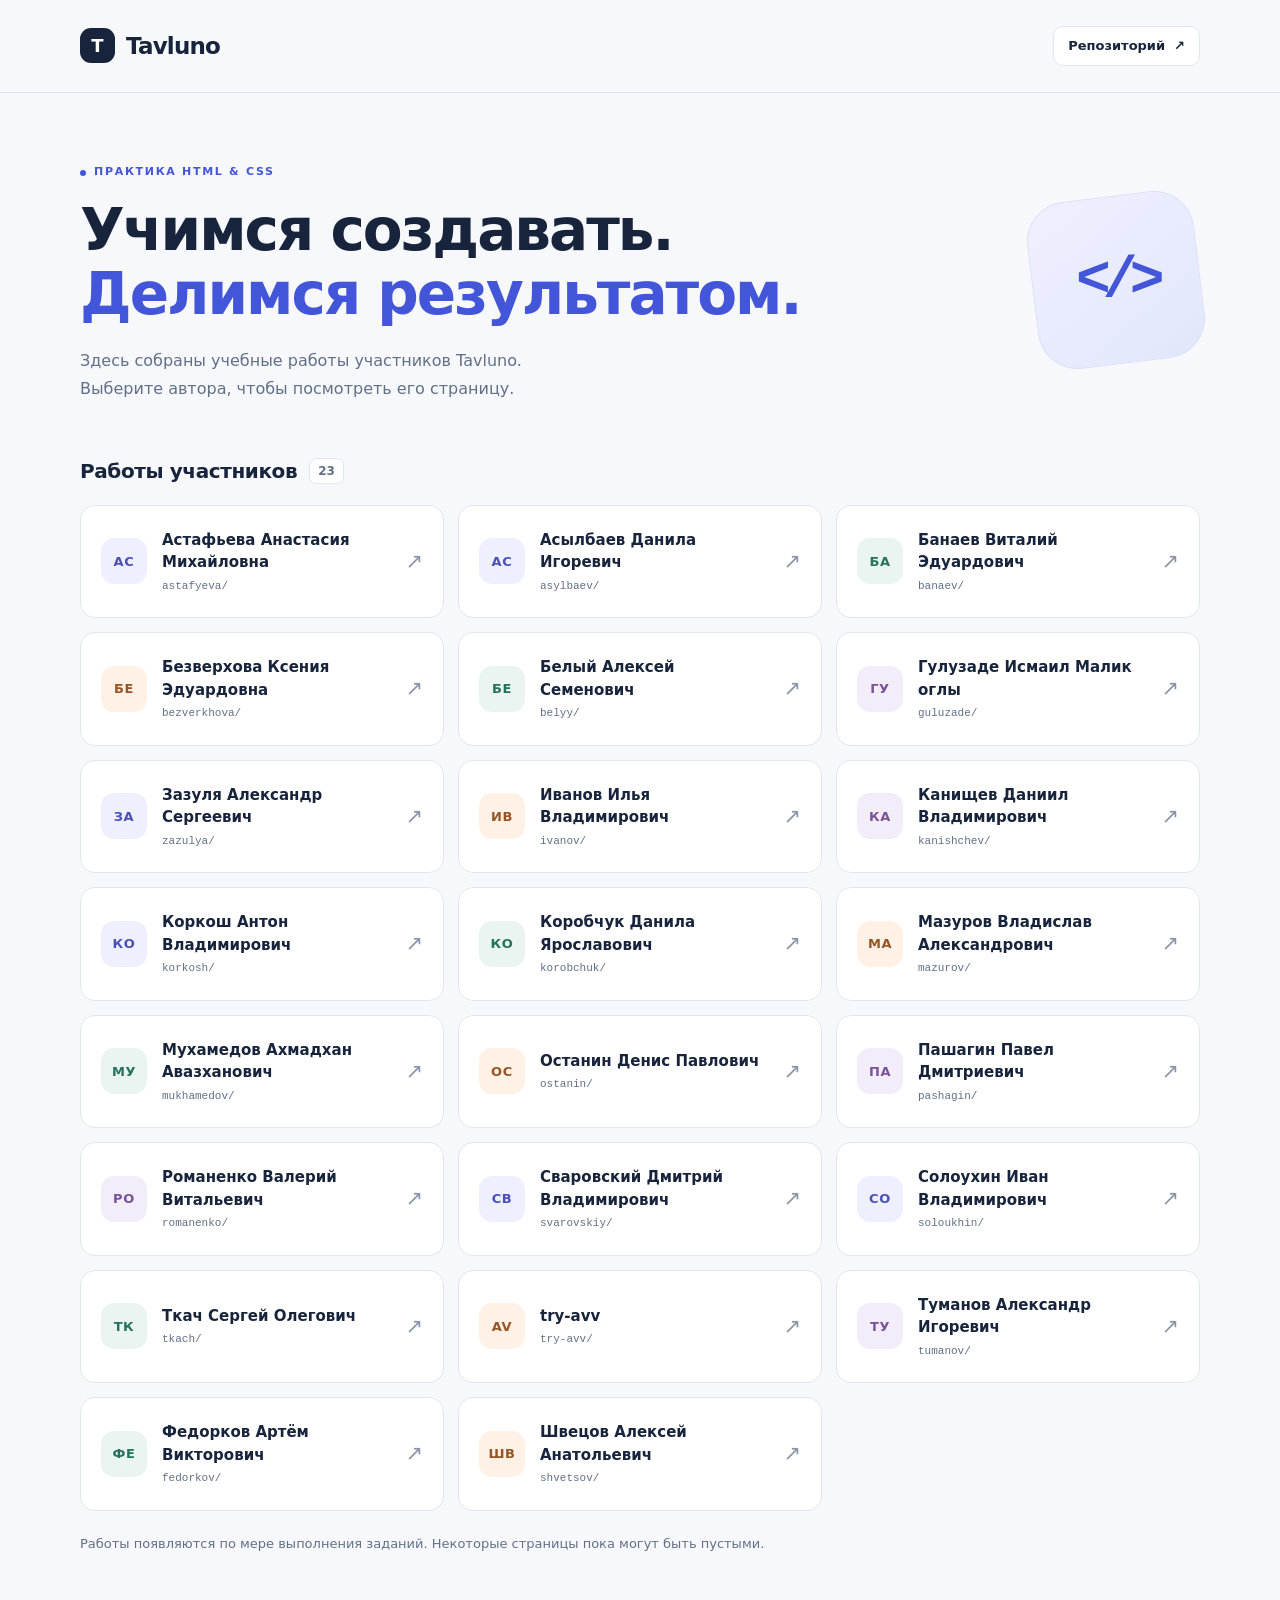
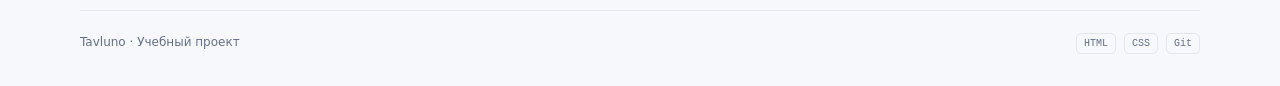
<file: index.html>
<!DOCTYPE html>
<html lang="ru">
<head>
  <meta charset="UTF-8">
  <meta name="viewport" content="width=device-width, initial-scale=1.0">
  <meta name="description" content="Tavluno — учебные работы по HTML и CSS. Выберите участника, чтобы посмотреть его страницу.">
  <meta name="color-scheme" content="light">
  <title>Tavluno — работы участников</title>
  <style>
    :root {
      color-scheme: light;
      --ink: #17243b;
      --muted: #627087;
      --accent: #4355d8;
      --border: #e2e7ee;
      --paper: #f7f8fb;
      font-family: Inter, ui-sans-serif, system-ui, -apple-system, BlinkMacSystemFont, "Segoe UI", sans-serif;
    }
    * { box-sizing: border-box; }
    body { margin: 0; background: var(--paper); color: var(--ink); line-height: 1.5; }
    a { color: inherit; }
    a:focus-visible { outline: 3px solid var(--accent); outline-offset: 5px; }
    .sr-only { position: absolute; width: 1px; height: 1px; padding: 0; margin: -1px; overflow: hidden; clip-path: inset(50%); white-space: nowrap; border: 0; }
    .skip-link { position: absolute; top: 12px; left: 12px; z-index: 2; padding: 10px 16px; background: white; border-radius: 10px; transform: translateY(-160%); }
    .skip-link:focus { transform: translateY(0); }
    .container { width: min(1120px, calc(100% - 48px)); margin-inline: auto; }
    .site-header { padding-block: 26px; border-bottom: 1px solid var(--border); }
    .header-inner { display: flex; justify-content: space-between; align-items: center; gap: 20px; }
    .brand { display: inline-flex; align-items: center; gap: 11px; text-decoration: none; font-size: 23px; font-weight: 750; letter-spacing: -0.8px; }
    .brand-mark { display: grid; place-items: center; width: 35px; height: 35px; border-radius: 11px; color: white; background: var(--ink); font-size: 18px; letter-spacing: 0; }
    .repo-link { display: inline-flex; align-items: center; gap: 9px; padding: 9px 14px; border: 1px solid var(--border); border-radius: 10px; background: white; text-decoration: none; font-size: 13px; font-weight: 600; }
    .repo-link:hover { border-color: #adb7c7; }
    .hero { position: relative; display: grid; grid-template-columns: 1fr auto; align-items: center; gap: 40px; padding-block: 66px 54px; }
    .eyebrow { display: inline-flex; align-items: center; gap: 8px; margin: 0 0 18px; font-size: 11px; font-weight: 750; letter-spacing: 1.7px; text-transform: uppercase; color: var(--accent); }
    .eyebrow::before { content: ""; width: 6px; height: 6px; border-radius: 50%; background: currentColor; }
    h1 { margin: 0; font-size: clamp(36px, 5vw, 58px); line-height: 1.1; font-weight: 750; letter-spacing: -2px; }
    h1 span { color: var(--accent); }
    .intro { max-width: 570px; margin: 21px 0 0; color: var(--muted); font-size: 16px; line-height: 1.7; }
    .hero-art { display: grid; place-items: center; width: 168px; height: 168px; border: 1px solid #dce0fa; border-radius: 40px; background: linear-gradient(145deg, #eff0ff, #e1e7fa); transform: rotate(-7deg); }
    .code-symbol { color: var(--accent); font-family: ui-monospace, SFMono-Regular, Consolas, monospace; font-size: 58px; font-weight: 700; letter-spacing: -8px; transform: rotate(7deg); }
    .section-heading { display: flex; align-items: center; gap: 12px; margin-bottom: 19px; }
    h2 { margin: 0; font-size: 20px; font-weight: 700; letter-spacing: -0.4px; }
    .count { min-width: 28px; padding: 3px 8px; border: 1px solid var(--border); border-radius: 7px; background: white; text-align: center; font-size: 12px; font-weight: 650; color: var(--muted); }
    .work-grid { display: grid; grid-template-columns: repeat(3, minmax(0, 1fr)); gap: 14px; margin: 0; padding: 0; list-style: none; }
    .work-card { display: flex; align-items: center; gap: 15px; height: 100%; min-height: 108px; padding: 23px 20px; border: 1px solid var(--border); border-radius: 15px; background: white; text-decoration: none; transition: transform 160ms ease, border-color 160ms ease, box-shadow 160ms ease; }
    .work-card:hover { transform: translateY(-3px); border-color: #b4bced; box-shadow: 0 8px 24px #17243b0a; }
    .avatar { display: grid; place-items: center; flex: 0 0 46px; height: 46px; border-radius: 13px; font-size: 13px; font-weight: 700; letter-spacing: 0.6px; }
    .tone-0 { background: #eef0ff; color: #4b50b8; }
    .tone-1 { background: #eaf5f1; color: #26735b; }
    .tone-2 { background: #fff1e6; color: #955625; }
    .tone-3 { background: #f3edfa; color: #785399; }
    .card-copy { display: grid; gap: 4px; min-width: 0; }
    .student-name { font-size: 15px; font-weight: 650; overflow-wrap: anywhere; }
    .folder-name { font-family: ui-monospace, SFMono-Regular, Consolas, monospace; font-size: 11px; color: var(--muted); }
    .card-arrow { margin-left: auto; color: #8a95a7; font-size: 21px; }
    .work-card:hover .card-arrow { color: var(--accent); }
    .note { margin: 23px 0 0; color: var(--muted); font-size: 13px; }
    .site-footer { display: flex; justify-content: space-between; flex-wrap: wrap; gap: 12px; margin-top: 57px; padding-block: 22px 32px; border-top: 1px solid var(--border); color: var(--muted); font-size: 12px; }
    .site-footer p { margin: 0; }
    .footer-tags { display: flex; gap: 8px; }
    .footer-tags span { padding: 2px 7px; border: 1px solid var(--border); border-radius: 5px; font-family: ui-monospace, SFMono-Regular, Consolas, monospace; font-size: 10px; }
    @media (max-width: 900px) {
      .work-grid { grid-template-columns: repeat(2, minmax(0, 1fr)); }
      .hero-art { width: 130px; height: 130px; border-radius: 32px; }
      .code-symbol { font-size: 45px; }
    }
    @media (max-width: 600px) {
      .container { width: calc(100% - 32px); }
      .site-header { padding-block: 19px; }
      .brand { font-size: 21px; }
      .repo-link { padding: 8px 10px; font-size: 12px; }
      .hero { grid-template-columns: 1fr; padding-block: 43px 36px; gap: 0; }
      .hero-art { display: none; }
      h1 { letter-spacing: -1.4px; }
      .intro { font-size: 15px; }
      .work-grid { grid-template-columns: 1fr; gap: 11px; }
      .work-card { min-height: 94px; padding: 18px; }
      .site-footer { margin-top: 36px; }
    }
    @media (prefers-reduced-motion: reduce) {
      .work-card { transition: none; }
      .work-card:hover { transform: none; }
    }
  </style>
</head>
<body>
  <a class="skip-link" href="#works">Перейти к работам</a>
  <header class="site-header">
    <div class="container header-inner">
      <a class="brand" href="./" aria-label="Tavluno — главная"><span class="brand-mark" aria-hidden="true">T</span>Tavluno</a>
      <a class="repo-link" href="https://github.com/varbachakov/tavluno" target="_blank" rel="noopener noreferrer">Репозиторий <span aria-hidden="true">↗</span><span class="sr-only"> на GitHub, в новой вкладке</span></a>
    </div>
  </header>
  <main class="container">
    <section class="hero" aria-labelledby="page-title">
      <div>
        <p class="eyebrow">Практика HTML &amp; CSS</p>
        <h1 id="page-title">Учимся создавать.<br><span>Делимся результатом.</span></h1>
        <p class="intro">Здесь собраны учебные работы участников Tavluno.<br>Выберите автора, чтобы посмотреть его страницу.</p>
      </div>
      <div class="hero-art" aria-hidden="true"><span class="code-symbol">&lt;/&gt;</span></div>
    </section>
    <section id="works" aria-labelledby="works-title">
      <div class="section-heading"><h2 id="works-title">Работы участников</h2><span class="count" aria-label="23 участника">23</span></div>
      <ul class="work-grid">
        <li>
          <a class="work-card" href="./astafyeva/">
            <span class="avatar tone-0" aria-hidden="true">АС</span>
            <span class="card-copy"><span class="student-name">Астафьева Анастасия Михайловна</span><span class="folder-name">astafyeva/</span></span>
            <span class="card-arrow" aria-hidden="true">↗</span>
            <span class="sr-only"> — открыть работу</span>
          </a>
        </li>
        <li>
          <a class="work-card" href="./asylbaev/">
            <span class="avatar tone-0" aria-hidden="true">АС</span>
            <span class="card-copy"><span class="student-name">Асылбаев Данила Игоревич</span><span class="folder-name">asylbaev/</span></span>
            <span class="card-arrow" aria-hidden="true">↗</span>
            <span class="sr-only"> — открыть работу</span>
          </a>
        </li>
        <li>
          <a class="work-card" href="./banaev/">
            <span class="avatar tone-1" aria-hidden="true">БА</span>
            <span class="card-copy"><span class="student-name">Банаев Виталий Эдуардович</span><span class="folder-name">banaev/</span></span>
            <span class="card-arrow" aria-hidden="true">↗</span>
            <span class="sr-only"> — открыть работу</span>
          </a>
        </li>
        <li>
          <a class="work-card" href="./bezverkhova/">
            <span class="avatar tone-2" aria-hidden="true">БЕ</span>
            <span class="card-copy"><span class="student-name">Безверхова Ксения Эдуардовна</span><span class="folder-name">bezverkhova/</span></span>
            <span class="card-arrow" aria-hidden="true">↗</span>
            <span class="sr-only"> — открыть работу</span>
          </a>
        </li>
        <li>
          <a class="work-card" href="./belyy/">
            <span class="avatar tone-1" aria-hidden="true">БЕ</span>
            <span class="card-copy"><span class="student-name">Белый Алексей Семенович</span><span class="folder-name">belyy/</span></span>
            <span class="card-arrow" aria-hidden="true">↗</span>
            <span class="sr-only"> — открыть работу</span>
          </a>
        </li>
        <li>
          <a class="work-card" href="./guluzade/">
            <span class="avatar tone-3" aria-hidden="true">ГУ</span>
            <span class="card-copy"><span class="student-name">Гулузаде Исмаил Малик оглы</span><span class="folder-name">guluzade/</span></span>
            <span class="card-arrow" aria-hidden="true">↗</span>
            <span class="sr-only"> — открыть работу</span>
          </a>
        </li>
        <li>
          <a class="work-card" href="./zazulya/">
            <span class="avatar tone-0" aria-hidden="true">ЗА</span>
            <span class="card-copy"><span class="student-name">Зазуля Александр Сергеевич</span><span class="folder-name">zazulya/</span></span>
            <span class="card-arrow" aria-hidden="true">↗</span>
            <span class="sr-only"> — открыть работу</span>
          </a>
        </li>
        <li>
          <a class="work-card" href="./ivanov/">
            <span class="avatar tone-2" aria-hidden="true">ИВ</span>
            <span class="card-copy"><span class="student-name">Иванов Илья Владимирович</span><span class="folder-name">ivanov/</span></span>
            <span class="card-arrow" aria-hidden="true">↗</span>
            <span class="sr-only"> — открыть работу</span>
          </a>
        </li>
        <li>
          <a class="work-card" href="./kanishchev/">
            <span class="avatar tone-3" aria-hidden="true">КА</span>
            <span class="card-copy"><span class="student-name">Канищев Даниил Владимирович</span><span class="folder-name">kanishchev/</span></span>
            <span class="card-arrow" aria-hidden="true">↗</span>
            <span class="sr-only"> — открыть работу</span>
          </a>
        </li>
        <li>
          <a class="work-card" href="./korkosh/">
            <span class="avatar tone-0" aria-hidden="true">КО</span>
            <span class="card-copy"><span class="student-name">Коркош Антон Владимирович</span><span class="folder-name">korkosh/</span></span>
            <span class="card-arrow" aria-hidden="true">↗</span>
            <span class="sr-only"> — открыть работу</span>
          </a>
        </li>
        <li>
          <a class="work-card" href="./korobchuk/">
            <span class="avatar tone-1" aria-hidden="true">КО</span>
            <span class="card-copy"><span class="student-name">Коробчук Данила Ярославович</span><span class="folder-name">korobchuk/</span></span>
            <span class="card-arrow" aria-hidden="true">↗</span>
            <span class="sr-only"> — открыть работу</span>
          </a>
        </li>
        <li>
          <a class="work-card" href="./mazurov/">
            <span class="avatar tone-2" aria-hidden="true">МА</span>
            <span class="card-copy"><span class="student-name">Мазуров Владислав Александрович</span><span class="folder-name">mazurov/</span></span>
            <span class="card-arrow" aria-hidden="true">↗</span>
            <span class="sr-only"> — открыть работу</span>
          </a>
        </li>
        <li>
          <a class="work-card" href="./mukhamedov/">
            <span class="avatar tone-1" aria-hidden="true">МУ</span>
            <span class="card-copy"><span class="student-name">Мухамедов Ахмадхан Авазханович</span><span class="folder-name">mukhamedov/</span></span>
            <span class="card-arrow" aria-hidden="true">↗</span>
            <span class="sr-only"> — открыть работу</span>
          </a>
        </li>
        <li>
          <a class="work-card" href="./ostanin/">
            <span class="avatar tone-2" aria-hidden="true">ОС</span>
            <span class="card-copy"><span class="student-name">Останин Денис Павлович</span><span class="folder-name">ostanin/</span></span>
            <span class="card-arrow" aria-hidden="true">↗</span>
            <span class="sr-only"> — открыть работу</span>
          </a>
        </li>
        <li>
          <a class="work-card" href="./pashagin/">
            <span class="avatar tone-3" aria-hidden="true">ПА</span>
            <span class="card-copy"><span class="student-name">Пашагин Павел Дмитриевич</span><span class="folder-name">pashagin/</span></span>
            <span class="card-arrow" aria-hidden="true">↗</span>
            <span class="sr-only"> — открыть работу</span>
          </a>
        </li>
        <li>
          <a class="work-card" href="./romanenko/">
            <span class="avatar tone-3" aria-hidden="true">РО</span>
            <span class="card-copy"><span class="student-name">Романенко Валерий Витальевич</span><span class="folder-name">romanenko/</span></span>
            <span class="card-arrow" aria-hidden="true">↗</span>
            <span class="sr-only"> — открыть работу</span>
          </a>
        </li>
        <li>
          <a class="work-card" href="./svarovskiy/">
            <span class="avatar tone-0" aria-hidden="true">СВ</span>
            <span class="card-copy"><span class="student-name">Сваровский Дмитрий Владимирович</span><span class="folder-name">svarovskiy/</span></span>
            <span class="card-arrow" aria-hidden="true">↗</span>
            <span class="sr-only"> — открыть работу</span>
          </a>
        </li>
        <li>
          <a class="work-card" href="./soloukhin/">
            <span class="avatar tone-0" aria-hidden="true">СО</span>
            <span class="card-copy"><span class="student-name">Солоухин Иван Владимирович</span><span class="folder-name">soloukhin/</span></span>
            <span class="card-arrow" aria-hidden="true">↗</span>
            <span class="sr-only"> — открыть работу</span>
          </a>
        </li>
        <li>
          <a class="work-card" href="./tkach/">
            <span class="avatar tone-1" aria-hidden="true">ТК</span>
            <span class="card-copy"><span class="student-name">Ткач Сергей Олегович</span><span class="folder-name">tkach/</span></span>
            <span class="card-arrow" aria-hidden="true">↗</span>
            <span class="sr-only"> — открыть работу</span>
          </a>
        </li>
        <li>
          <a class="work-card" href="./try-avv/">
            <span class="avatar tone-2" aria-hidden="true">AV</span>
            <span class="card-copy"><span class="student-name">try-avv</span><span class="folder-name">try-avv/</span></span>
            <span class="card-arrow" aria-hidden="true">↗</span>
            <span class="sr-only"> — открыть работу</span>
          </a>
        </li>
        <li>
          <a class="work-card" href="./tumanov/">
            <span class="avatar tone-3" aria-hidden="true">ТУ</span>
            <span class="card-copy"><span class="student-name">Туманов Александр Игоревич</span><span class="folder-name">tumanov/</span></span>
            <span class="card-arrow" aria-hidden="true">↗</span>
            <span class="sr-only"> — открыть работу</span>
          </a>
        </li>
        <li>
          <a class="work-card" href="./fedorkov/">
            <span class="avatar tone-1" aria-hidden="true">ФЕ</span>
            <span class="card-copy"><span class="student-name">Федорков Артём Викторович</span><span class="folder-name">fedorkov/</span></span>
            <span class="card-arrow" aria-hidden="true">↗</span>
            <span class="sr-only"> — открыть работу</span>
          </a>
        </li>
        <li>
          <a class="work-card" href="./shvetsov/">
            <span class="avatar tone-2" aria-hidden="true">ШВ</span>
            <span class="card-copy"><span class="student-name">Швецов Алексей Анатольевич</span><span class="folder-name">shvetsov/</span></span>
            <span class="card-arrow" aria-hidden="true">↗</span>
            <span class="sr-only"> — открыть работу</span>
          </a>
        </li>
      </ul>
      <p class="note">Работы появляются по мере выполнения заданий. Некоторые страницы пока могут быть пустыми.</p>
    </section>
  </main>
  <footer class="container site-footer">
    <p>Tavluno · Учебный проект</p>
    <div class="footer-tags" aria-label="Технологии проекта"><span>HTML</span><span>CSS</span><span>Git</span></div>
  </footer>
</body>
</html>
</file>
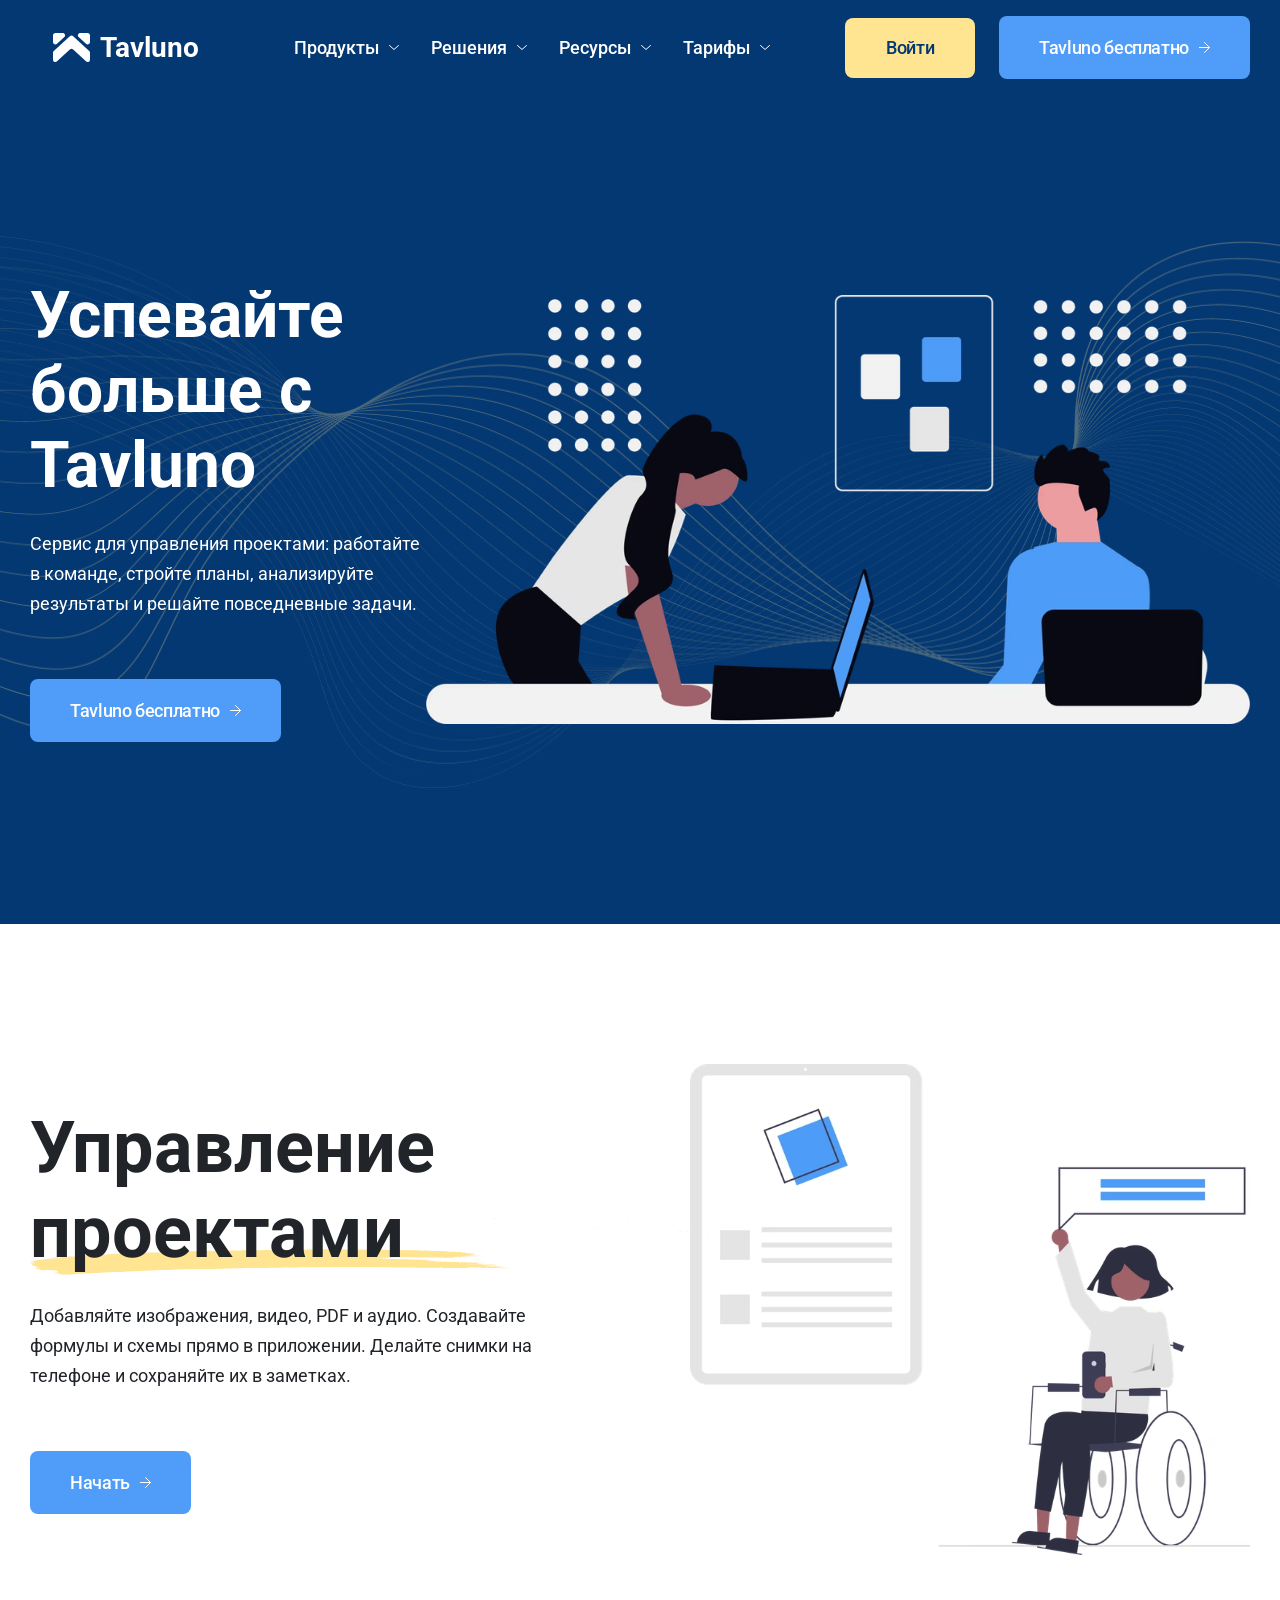
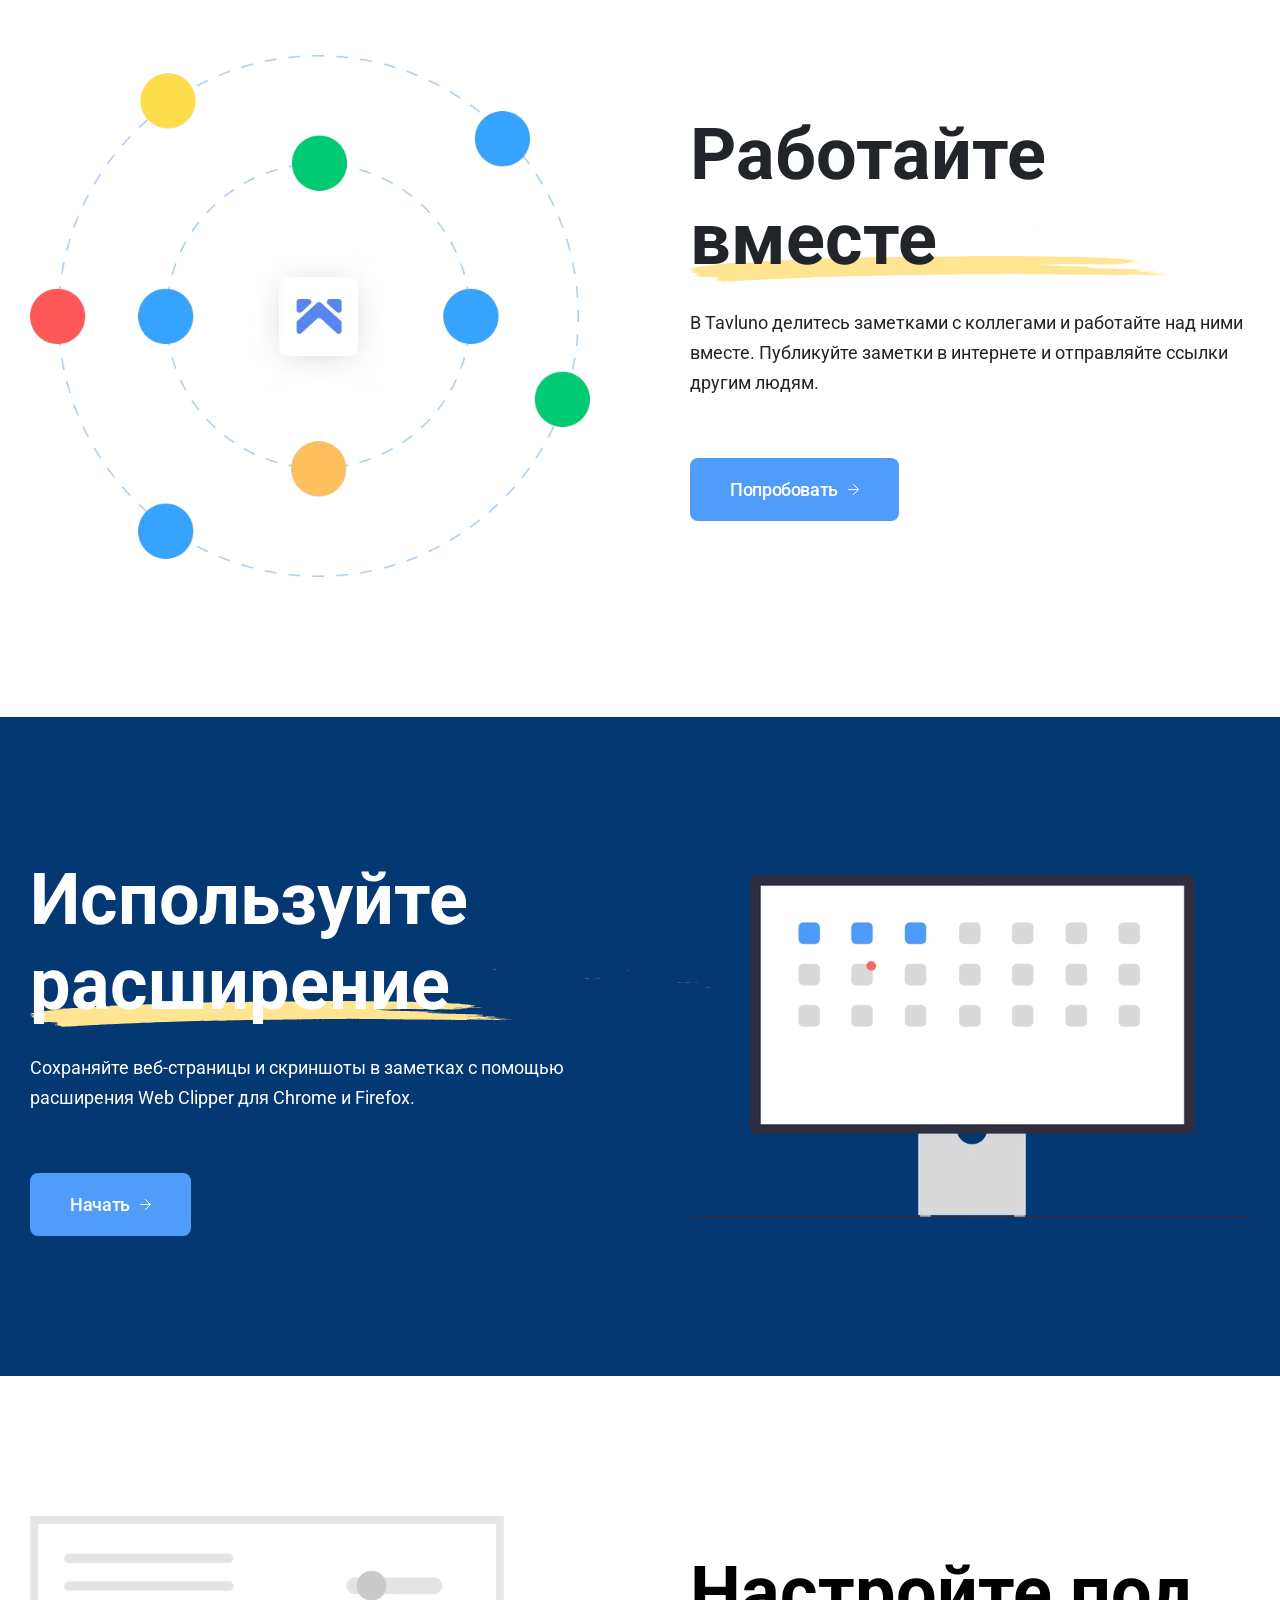
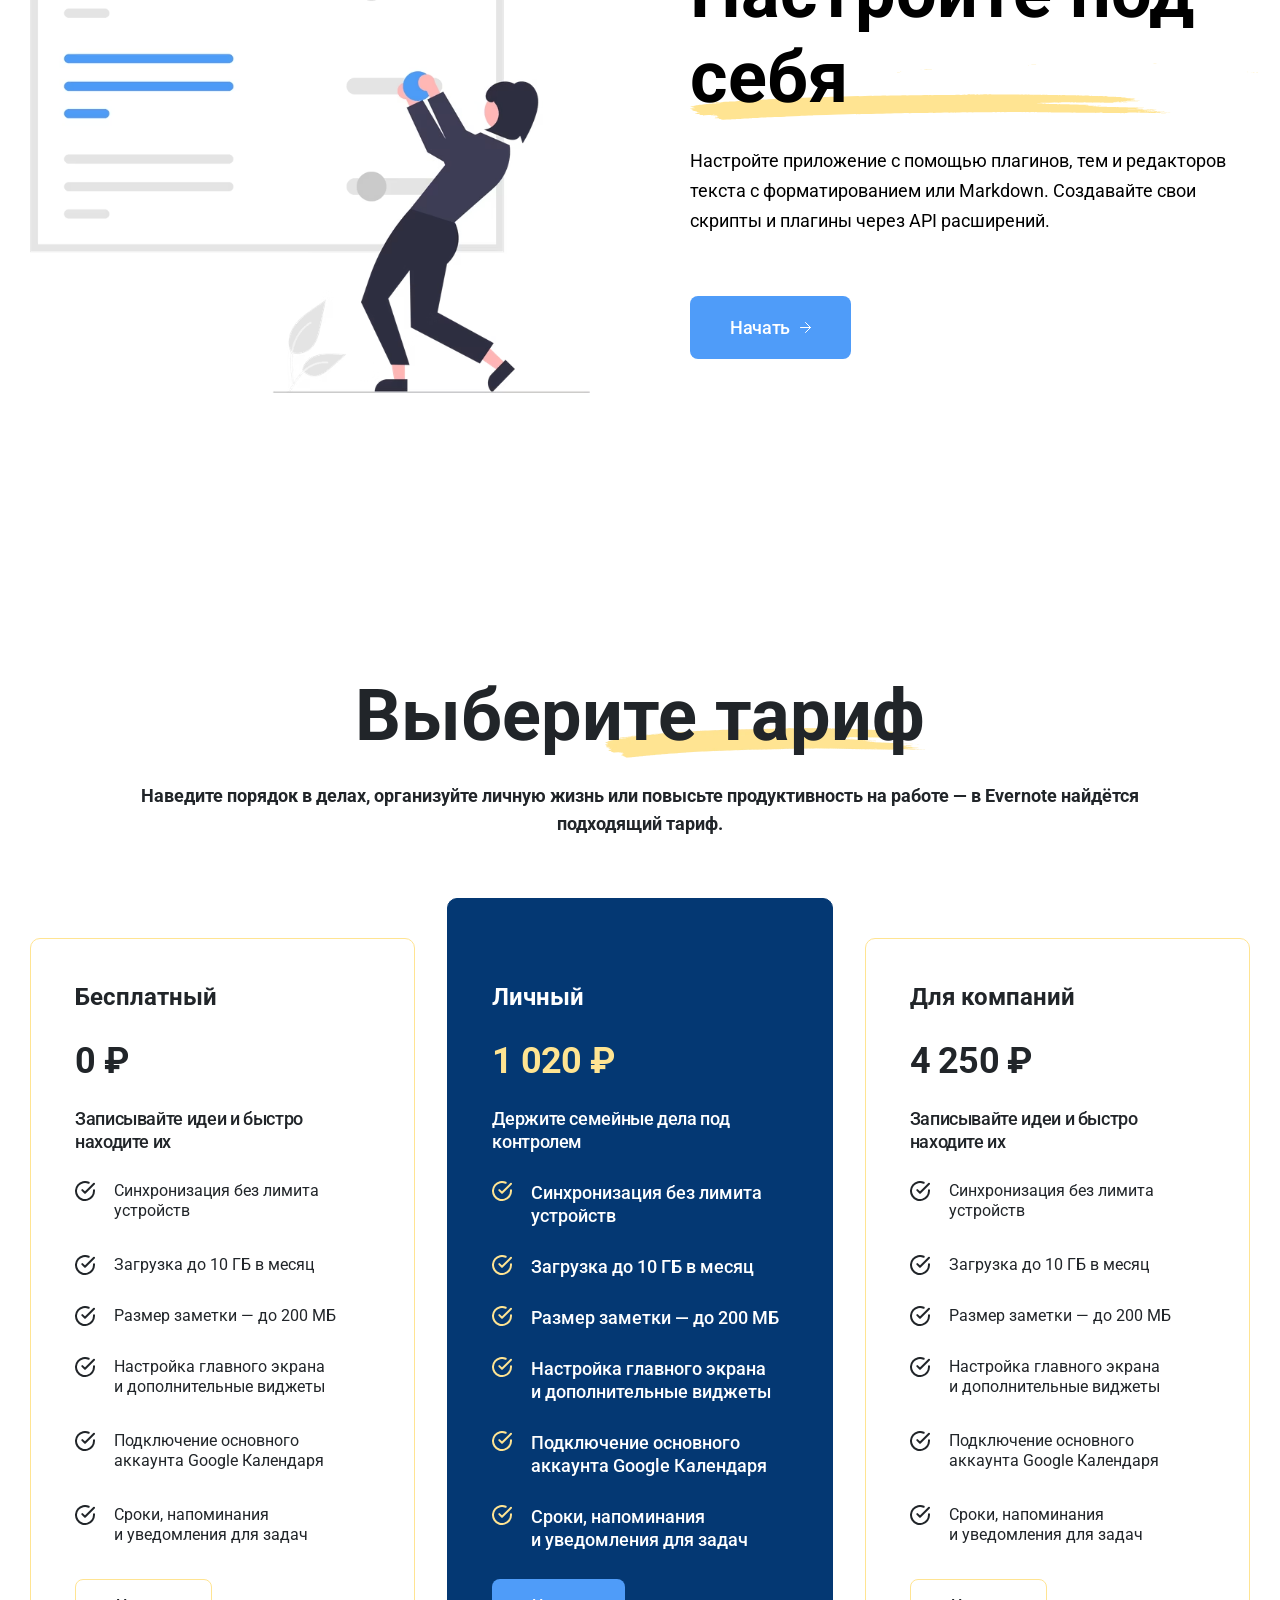
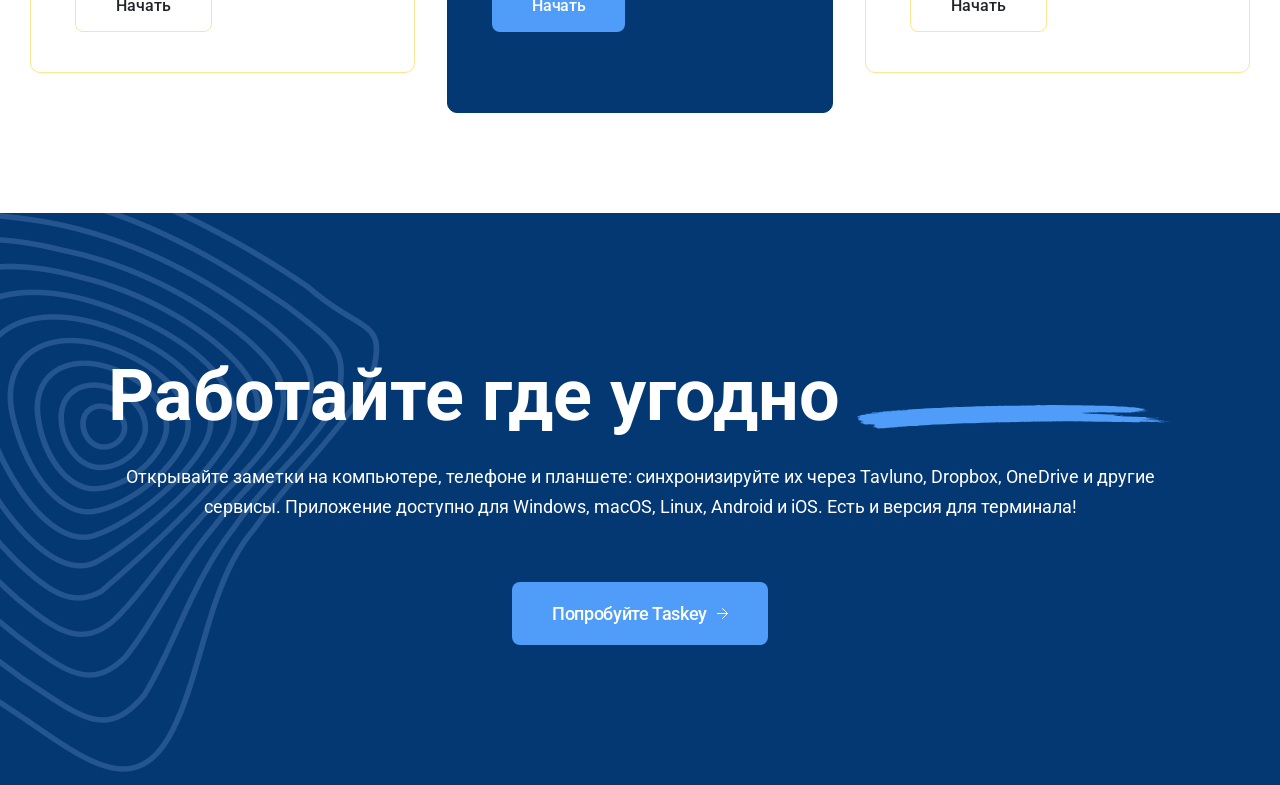
<file: tkach/index.html>
<!DOCTYPE html>
<html lang="ru">
  <head>
    <meta charset="UTF-8">
    <meta name="viewport" content="width=device-width, initial-scale=1.0">
    <link rel="stylesheet" href="style.css">
    <title>Tavluno — учебный проект</title>
  </head>
  <body>
    <header class="header">
      <div class="header__container container">
        <a class="header__logo" href="index.html" aria-label="Tavluno — главная">
          <img src="images/logo-icon.svg" alt="">
          <span>Tavluno</span>
        </a>

        <div class="header__navigation">
          <nav class="header__menu" aria-label="Основная навигация">
            <ul class="header__menu-list">
              <li class="header__menu-item">
                <button class="header__menu-button" type="button">
                  Продукты<img src="images/chevron.svg" alt="">
                </button>
              </li>
              <li class="header__menu-item">
                <button class="header__menu-button" type="button">
                  Решения<img src="images/chevron.svg" alt="">
                </button>
              </li>
              <li class="header__menu-item">
                <button class="header__menu-button" type="button">
                  Ресурсы<img src="images/chevron.svg" alt="">
                </button>
              </li>
              <li class="header__menu-item">
                <button class="header__menu-button" type="button">
                  Тарифы<img src="images/chevron.svg" alt="">
                </button>
              </li>
            </ul>
          </nav>

          <div class="header__actions">
            <button class="header__login" type="button">Войти</button>
            <button class="button-primary" type="button">
              Tavluno бесплатно<img class="button-primary__arrow" src="images/arrow-right.svg" alt="">
            </button>
          </div>
        </div>
      </div>
    </header>
    <main>
      <section class="section hero">
        <img class="hero__background" src="images/hero-background.png" alt="">
        <div class="hero__container container">
          <div class="hero__info">
            <h1 class="hero__title">Успевайте больше с Tavluno</h1>
            <p class="hero__description">
              Сервис для управления проектами: работайте в команде, стройте планы,
              анализируйте результаты и решайте повседневные задачи.
            </p>
            <button class="button-primary" type="button">
              Tavluno бесплатно<img class="button-primary__arrow" src="images/arrow-right.svg" alt="">
            </button>
          </div>
          <div class="hero__image">
            <picture>
              <source type="image/avif"
                srcset="images/hero-picture/hero-320.avif 320w,
                  images/hero-picture/hero-480.avif 480w,
                  images/hero-picture/hero-768.avif 768w,
                  images/hero-picture/hero-1024.avif 1024w,
                  images/hero-picture/hero-1440.avif 1440w,
                  images/hero-picture/hero-1800.avif 1800w"
                sizes="824px">
              <source type="image/webp"
                srcset="images/hero-picture/hero-320.webp 320w,
                  images/hero-picture/hero-480.webp 480w,
                  images/hero-picture/hero-768.webp 768w,
                  images/hero-picture/hero-1024.webp 1024w,
                  images/hero-picture/hero-1440.webp 1440w,
                  images/hero-picture/hero-1800.webp 1800w"
                sizes="824px">
              <img src="images/hero.png" alt="Совместная работа над проектом" width="824" height="549">
            </picture>
          </div>
        </div>
      </section>
      <section class="section features">
        <div class="features__container container">
          <div class="media-block">
            <div class="media-block__content">
              <div class="media-block__vector">
                <img class="media-block__img" src="images/media-block/vector.svg" alt="">
                <h2 class="media-block__title">Управление проектами</h2>
              </div>
              <p class="media-block__description">
                Добавляйте изображения, видео, PDF и аудио. Создавайте формулы и схемы
                прямо в приложении. Делайте снимки на телефоне и сохраняйте их в заметках.
              </p>
              <button class="button-primary" type="button">
                Начать<img class="button-primary__arrow" src="images/arrow-right.svg" alt="">
              </button>
            </div>
            <div class="media-block__image">
              <picture>
                <source type="image/avif"
                  srcset="images/features/project-picture/project-320.avif 320w,
                    images/features/project-picture/project-480.avif 480w,
                    images/features/project-picture/project-768.avif 768w,
                    images/features/project-picture/project-1024.avif 1024w,
                    images/features/project-picture/project-1440.avif 1440w,
                    images/features/project-picture/project-1800.avif 1800w"
                  sizes="(min-width: 1480px) 660px, calc((100vw - 160px) / 2)">
                <source type="image/webp"
                  srcset="images/features/project-picture/project-320.webp 320w,
                    images/features/project-picture/project-480.webp 480w,
                    images/features/project-picture/project-768.webp 768w,
                    images/features/project-picture/project-1024.webp 1024w,
                    images/features/project-picture/project-1440.webp 1440w,
                    images/features/project-picture/project-1800.webp 1800w"
                  sizes="(min-width: 1480px) 660px, calc((100vw - 160px) / 2)">
                <img src="images/features/project.png" alt="Управление проектами" width="1800" height="1579">
              </picture>
            </div>
          </div>
          <div class="media-block media-block--reverse">
            <div class="media-block__content">
              <div class="media-block__vector">
                <img class="media-block__img" src="images/media-block/vector.svg" alt="">
                <h2 class="media-block__title">Работайте вместе</h2>
              </div>
              <p class="media-block__description">
                В Tavluno делитесь заметками с коллегами и работайте над ними вместе.
                Публикуйте заметки в интернете и отправляйте ссылки другим людям.
              </p>
              <button class="button-primary" type="button">
                Попробовать<img class="button-primary__arrow" src="images/arrow-right.svg" alt="">
              </button>
            </div>
            <div class="media-block__image">
              <picture>
                <source type="image/avif"
                  srcset="images/features/work-together-picture/work-together-320.avif 320w,
                    images/features/work-together-picture/work-together-480.avif 480w,
                    images/features/work-together-picture/work-together-710.avif 710w"
                  sizes="(min-width: 1480px) 660px, calc((100vw - 160px) / 2)">
                <source type="image/webp"
                  srcset="images/features/work-together-picture/work-together-320.webp 320w,
                    images/features/work-together-picture/work-together-480.webp 480w,
                    images/features/work-together-picture/work-together-710.webp 710w"
                  sizes="(min-width: 1480px) 660px, calc((100vw - 160px) / 2)">
                <img src="images/features/work-together.png" alt="Работайте вместе" width="710" height="661">
              </picture>
            </div>
          </div>
        </div>
      </section>
      <section class="section extensions">
        <div class="container">
          <div class="media-block">
            <div class="media-block__content">
              <div class="media-block__vector">
                <img class="media-block__img" src="images/media-block/vector.svg" alt="">
                <h2 class="media-block__title">Используйте расширение</h2>
              </div>
              <p class="media-block__description">
                Сохраняйте веб-страницы и&nbsp;скриншоты в&nbsp;заметках с&nbsp;помощью расширения
                Web Clipper для&nbsp;Chrome и&nbsp;Firefox.
              </p>
              <button class="button-primary" type="button">
                Начать<img class="button-primary__arrow" src="images/arrow-right.svg" alt="">
              </button>
            </div>
            <div class="media-block__image">
              <picture>
                <source type="image/avif"
                  srcset="images/extensions/extensions-480.avif 480w,
                    images/extensions/extensions-768.avif 768w,
                    images/extensions/extensions-1440.avif 1440w"
                  sizes="(min-width: 1480px) 660px, calc((100vw - 160px) / 2)">
                <source type="image/webp"
                  srcset="images/extensions/extensions-480.webp 480w,
                    images/extensions/extensions-768.webp 768w,
                    images/extensions/extensions-1440.webp 1440w"
                  sizes="(min-width: 1480px) 660px, calc((100vw - 160px) / 2)">
                <img src="images/extensions/extensions.png" alt="Интерфейс расширения Web Clipper на мониторе" width="1800" height="1104">
              </picture>
            </div>
          </div>
        </div>
      </section>
      <section class="section customization">
        <div class="container">
          <div class="media-block media-block--reverse">
            <div class="media-block__content">
              <div class="media-block__vector">
                <img class="media-block__img" src="images/media-block/vector.svg" alt="">
                <h2 class="media-block__title">Настройте под себя</h2>
              </div>
              <p class="media-block__description">
                Настройте приложение с&nbsp;помощью плагинов, тем и&nbsp;редакторов текста
                с&nbsp;форматированием или Markdown. Создавайте свои скрипты и&nbsp;плагины
                через API расширений.
              </p>
              <button class="button-primary" type="button">
                Начать<img class="button-primary__arrow" src="images/arrow-right.svg" alt="">
              </button>
            </div>
            <div class="media-block__image">
              <picture>
                <source type="image/avif"
                  srcset="images/customization/customization-480.avif 480w,
                    images/customization/customization-768.avif 768w,
                    images/customization/customization-1440.avif 1440w"
                  sizes="(min-width: 1480px) 660px, calc((100vw - 160px) / 2)">
                <source type="image/webp"
                  srcset="images/customization/customization-480.webp 480w,
                    images/customization/customization-768.webp 768w,
                    images/customization/customization-1440.webp 1440w"
                  sizes="(min-width: 1480px) 660px, calc((100vw - 160px) / 2)">
                <img src="images/customization/customization.png" alt="Иллюстрация настройки приложения" width="1800" height="1535">
              </picture>
            </div>
          </div>
        </div>
      </section>
      <section class="section pricing">
        <div class="container">
          <div class="pricing__header">
            <div class="pricing__vector">
              <img class="pricing__img" src="images/pricing/vector.webp" alt="">
              <h2 class="pricing__title">Выберите тариф</h2>
            </div>
            <p class="pricing__description">
              Наведите порядок в&nbsp;делах, организуйте личную жизнь или повысьте
              продуктивность на&nbsp;работе &mdash; в&nbsp;Evernote найдётся подходящий тариф.
            </p>
          </div>
          <div class="pricing__cards">
            <article class="pricing__card">
              <div class="pricing__card-head">
                <h3 class="pricing__card-title">Бесплатный</h3>
                <p class="pricing__price">0&nbsp;₽</p>
                <p class="pricing__summary">Записывайте идеи и&nbsp;быстро находите их</p>
              </div>
              <ul class="pricing__features">
                <li>Синхронизация без лимита устройств</li>
                <li>Загрузка до&nbsp;10&nbsp;ГБ в&nbsp;месяц</li>
                <li>Размер заметки &mdash; до&nbsp;200&nbsp;МБ</li>
                <li>Настройка главного экрана и&nbsp;дополнительные виджеты</li>
                <li>Подключение основного аккаунта Google Календаря</li>
                <li>Сроки, напоминания и&nbsp;уведомления для&nbsp;задач</li>
              </ul>
              <button class="button-secondary button-sm" type="button">Начать</button>
            </article>
            <article class="pricing__card pricing__card--featured">
              <div class="pricing__card-head">
                <h3 class="pricing__card-title">Личный</h3>
                <p class="pricing__price">1&nbsp;020&nbsp;₽</p>
                <p class="pricing__summary">Держите семейные дела под контролем</p>
              </div>
              <ul class="pricing__features">
                <li>Синхронизация без лимита устройств</li>
                <li>Загрузка до&nbsp;10&nbsp;ГБ в&nbsp;месяц</li>
                <li>Размер заметки &mdash; до&nbsp;200&nbsp;МБ</li>
                <li>Настройка главного экрана и&nbsp;дополнительные виджеты</li>
                <li>Подключение основного аккаунта Google Календаря</li>
                <li>Сроки, напоминания и&nbsp;уведомления для&nbsp;задач</li>
              </ul>
              <button class="button-primary button-sm" type="button">Начать</button>
            </article>
            <article class="pricing__card">
              <div class="pricing__card-head">
                <h3 class="pricing__card-title">Для компаний</h3>
                <p class="pricing__price">4&nbsp;250&nbsp;₽</p>
                <p class="pricing__summary">Записывайте идеи и&nbsp;быстро находите их</p>
              </div>
              <ul class="pricing__features">
                <li>Синхронизация без лимита устройств</li>
                <li>Загрузка до&nbsp;10&nbsp;ГБ в&nbsp;месяц</li>
                <li>Размер заметки &mdash; до&nbsp;200&nbsp;МБ</li>
                <li>Настройка главного экрана и&nbsp;дополнительные виджеты</li>
                <li>Подключение основного аккаунта Google Календаря</li>
                <li>Сроки, напоминания и&nbsp;уведомления для&nbsp;задач</li>
              </ul>
              <button class="button-secondary button-sm" type="button">Начать</button>
            </article>
          </div>
        </div>
      </section>
      <section class="section work-anywhere">
        <img class="work-anywhere__background" src="images/work-anywhere/background.png" alt="" width="470" height="837">
        <div class="container">
          <div class="work-anywhere__container">
            <div class="work-anywhere__heading">
              <h2 class="work-anywhere__title">Работайте где угодно</h2>
              <img class="work-anywhere__vector" src="images/work-anywhere/vector.svg" alt="" width="315" height="24">
            </div>
            <p class="work-anywhere__text">
              Открывайте заметки на&nbsp;компьютере, телефоне и&nbsp;планшете: синхронизируйте
              их через Tavluno, Dropbox, OneDrive и&nbsp;другие сервисы. Приложение доступно
              для&nbsp;Windows, macOS, Linux, Android и&nbsp;iOS. Есть и&nbsp;версия для&nbsp;терминала!
            </p>
            <div class="work-anywhere__action">
              <button class="button-primary" type="button">
                Попробуйте Taskey<img class="button-primary__arrow" src="images/arrow-right.svg" alt="">
              </button>
            </div>
          </div>
        </div>
      </section>
    </main>
    <footer></footer>
  </body>
</html>
</file>
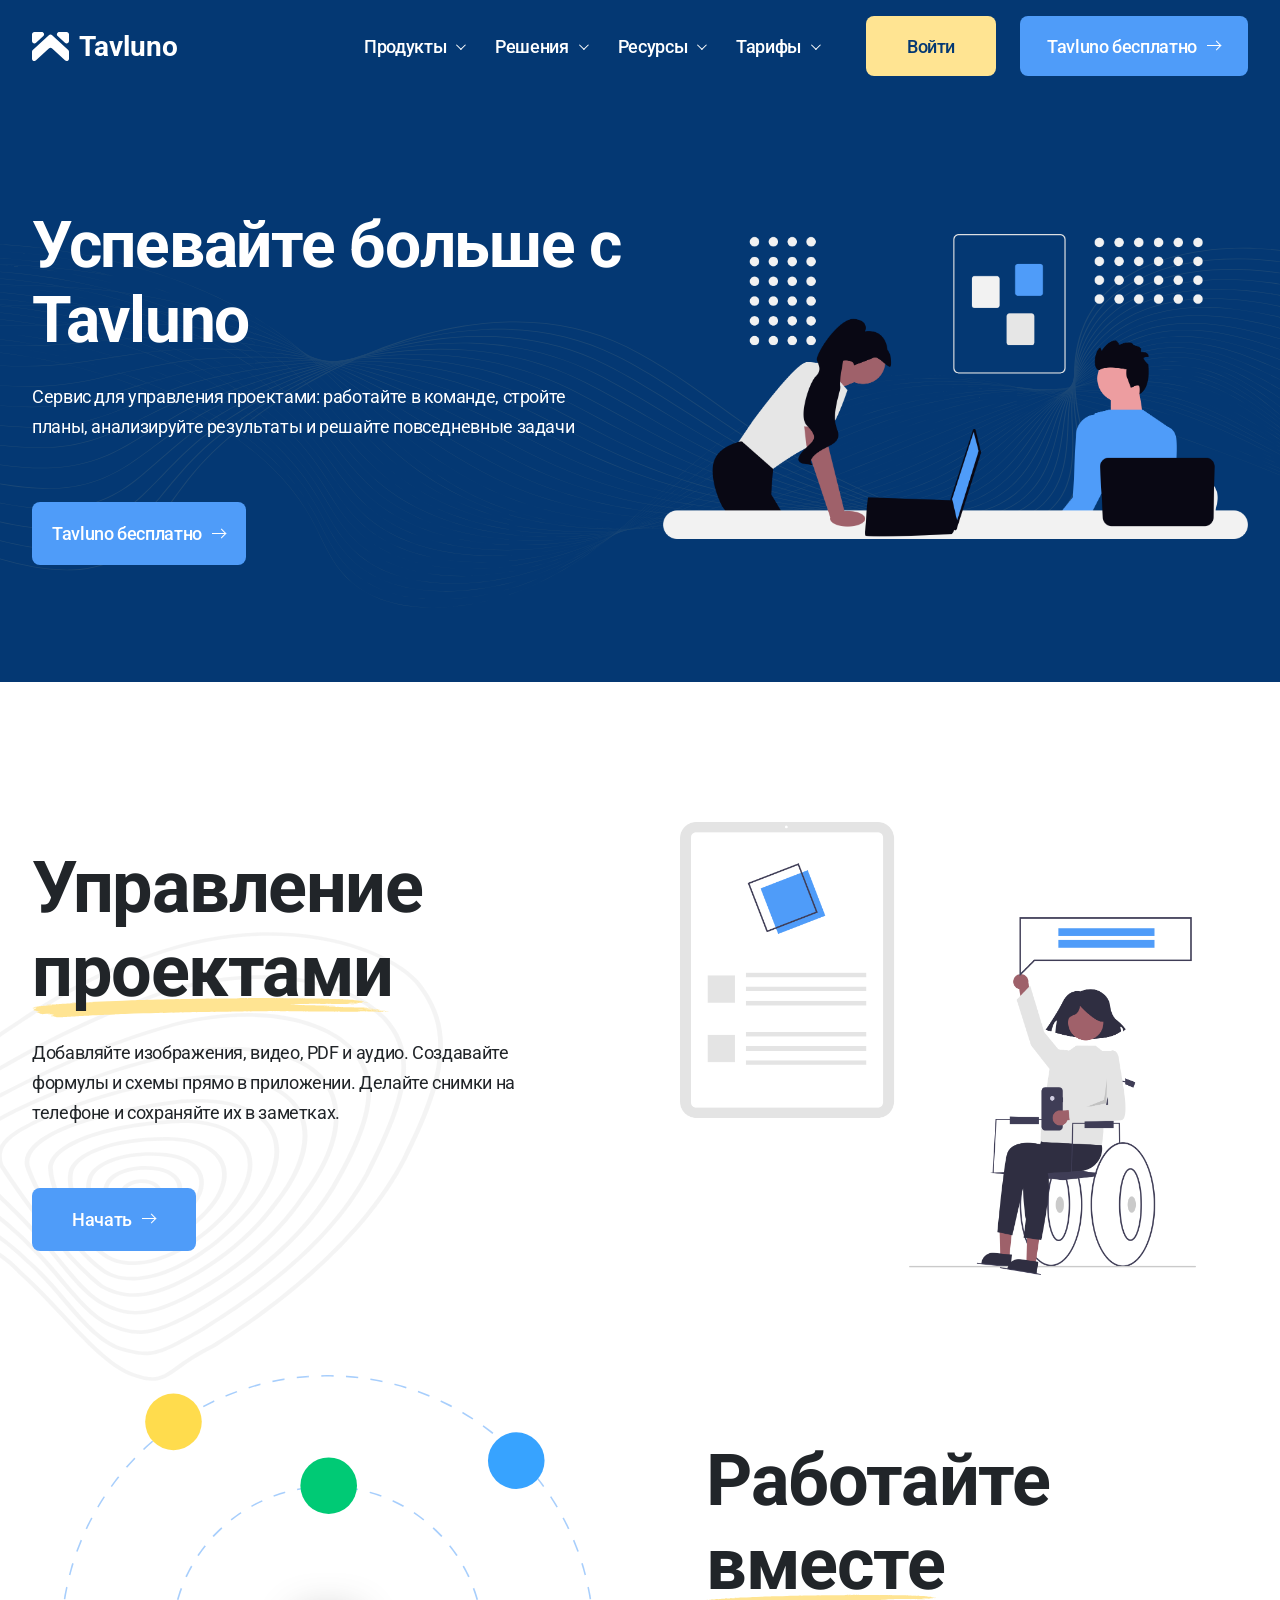
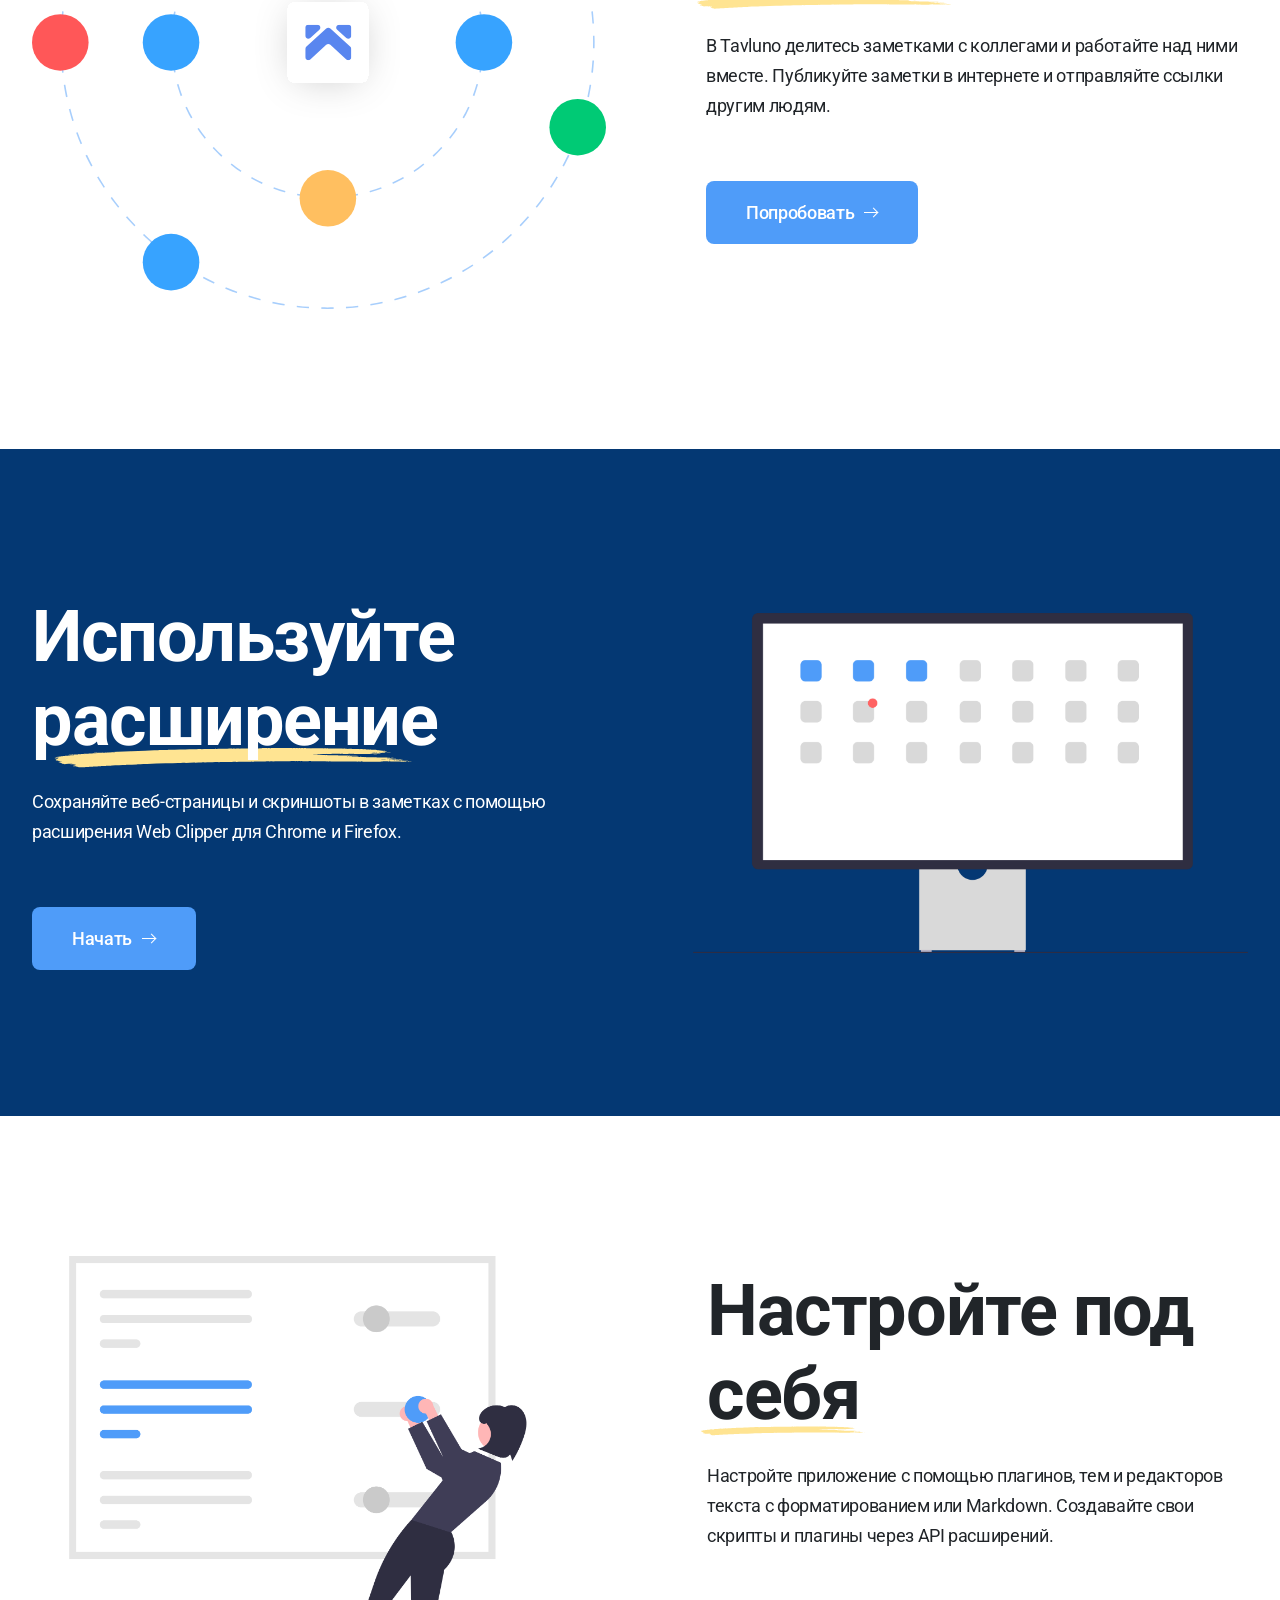
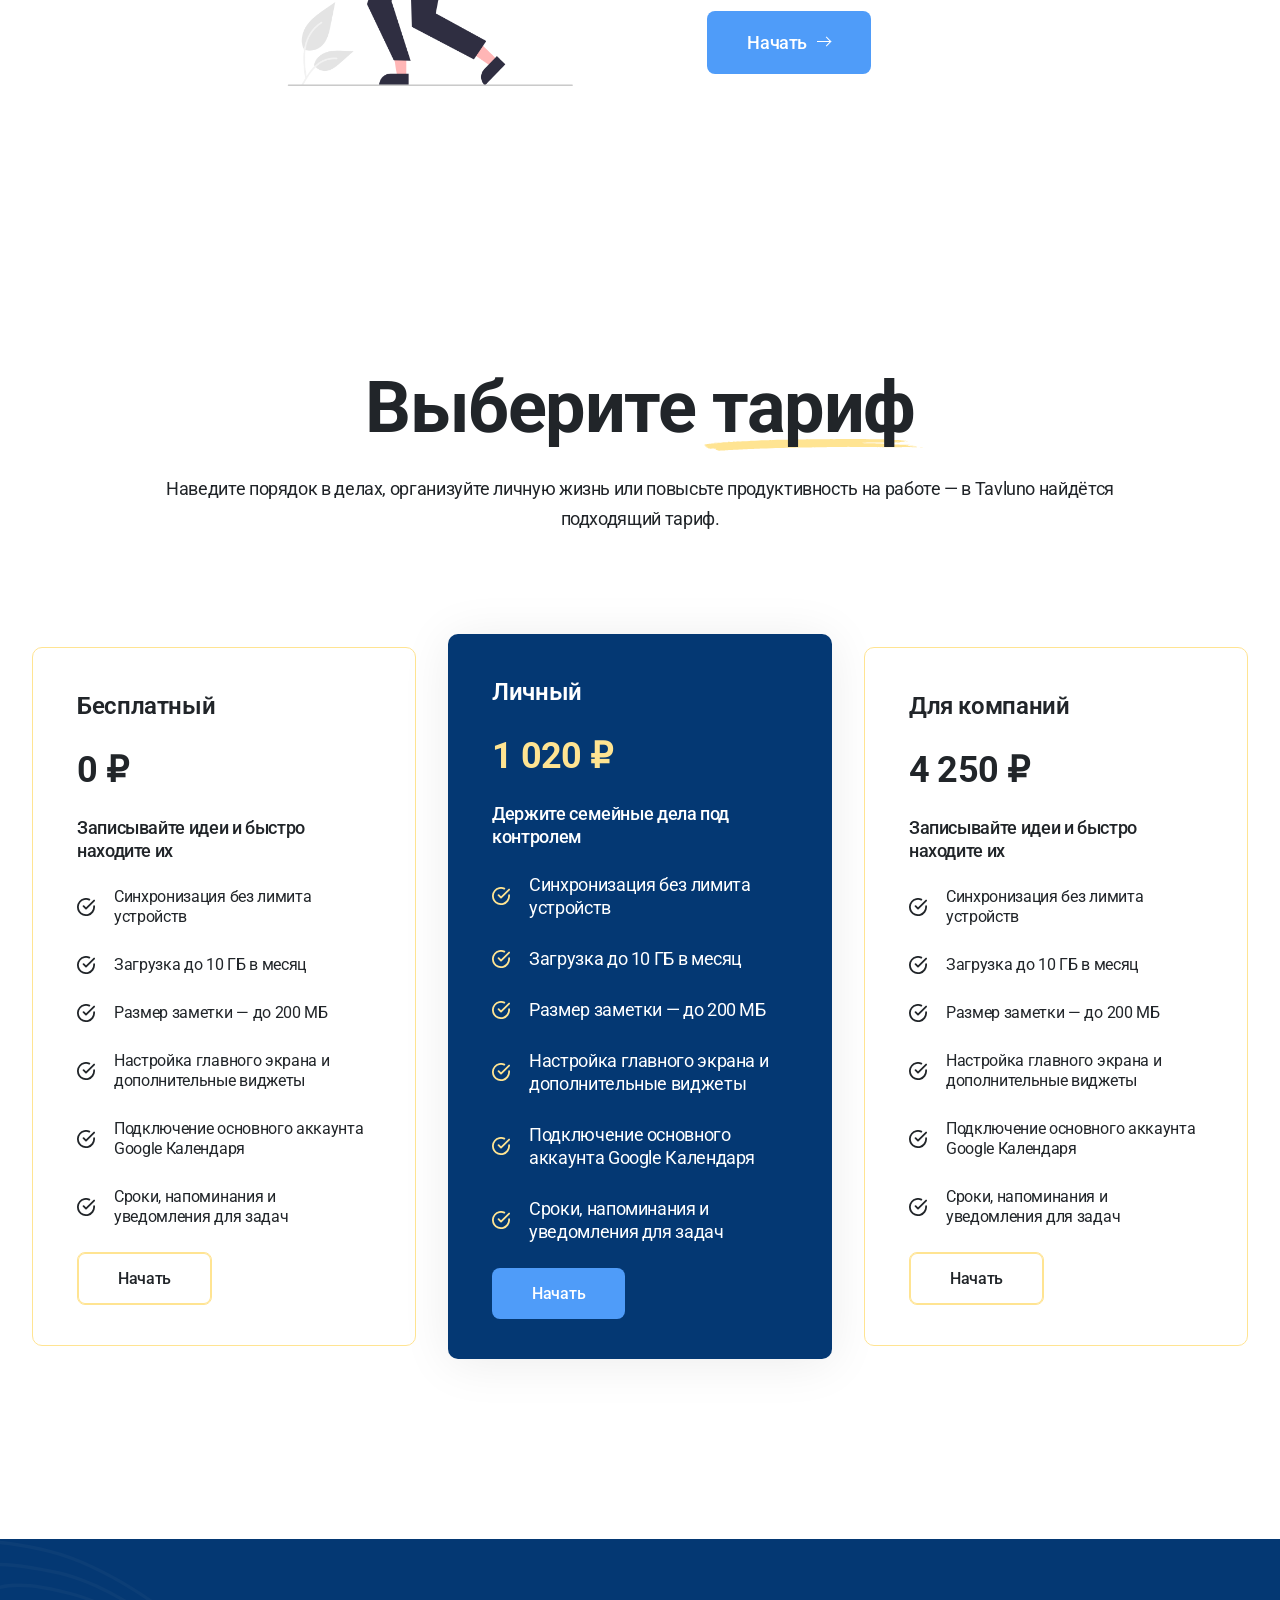
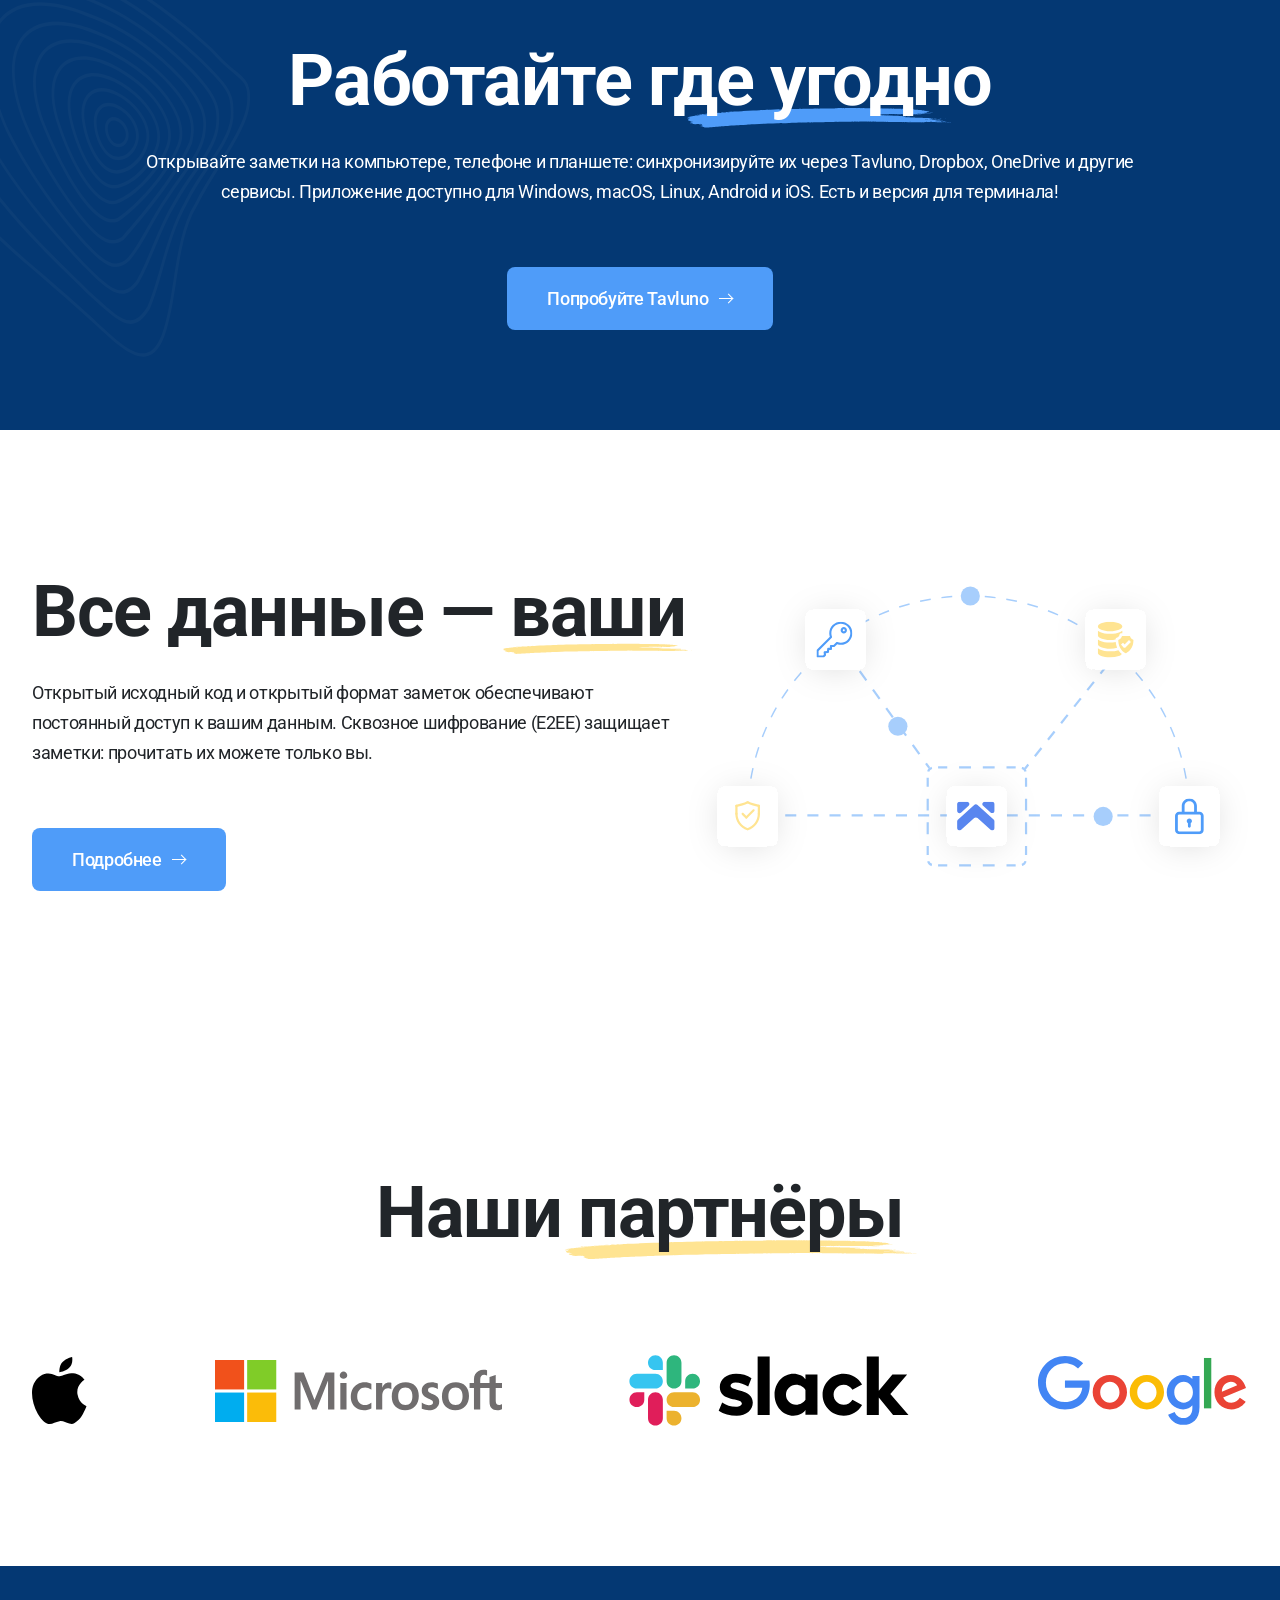
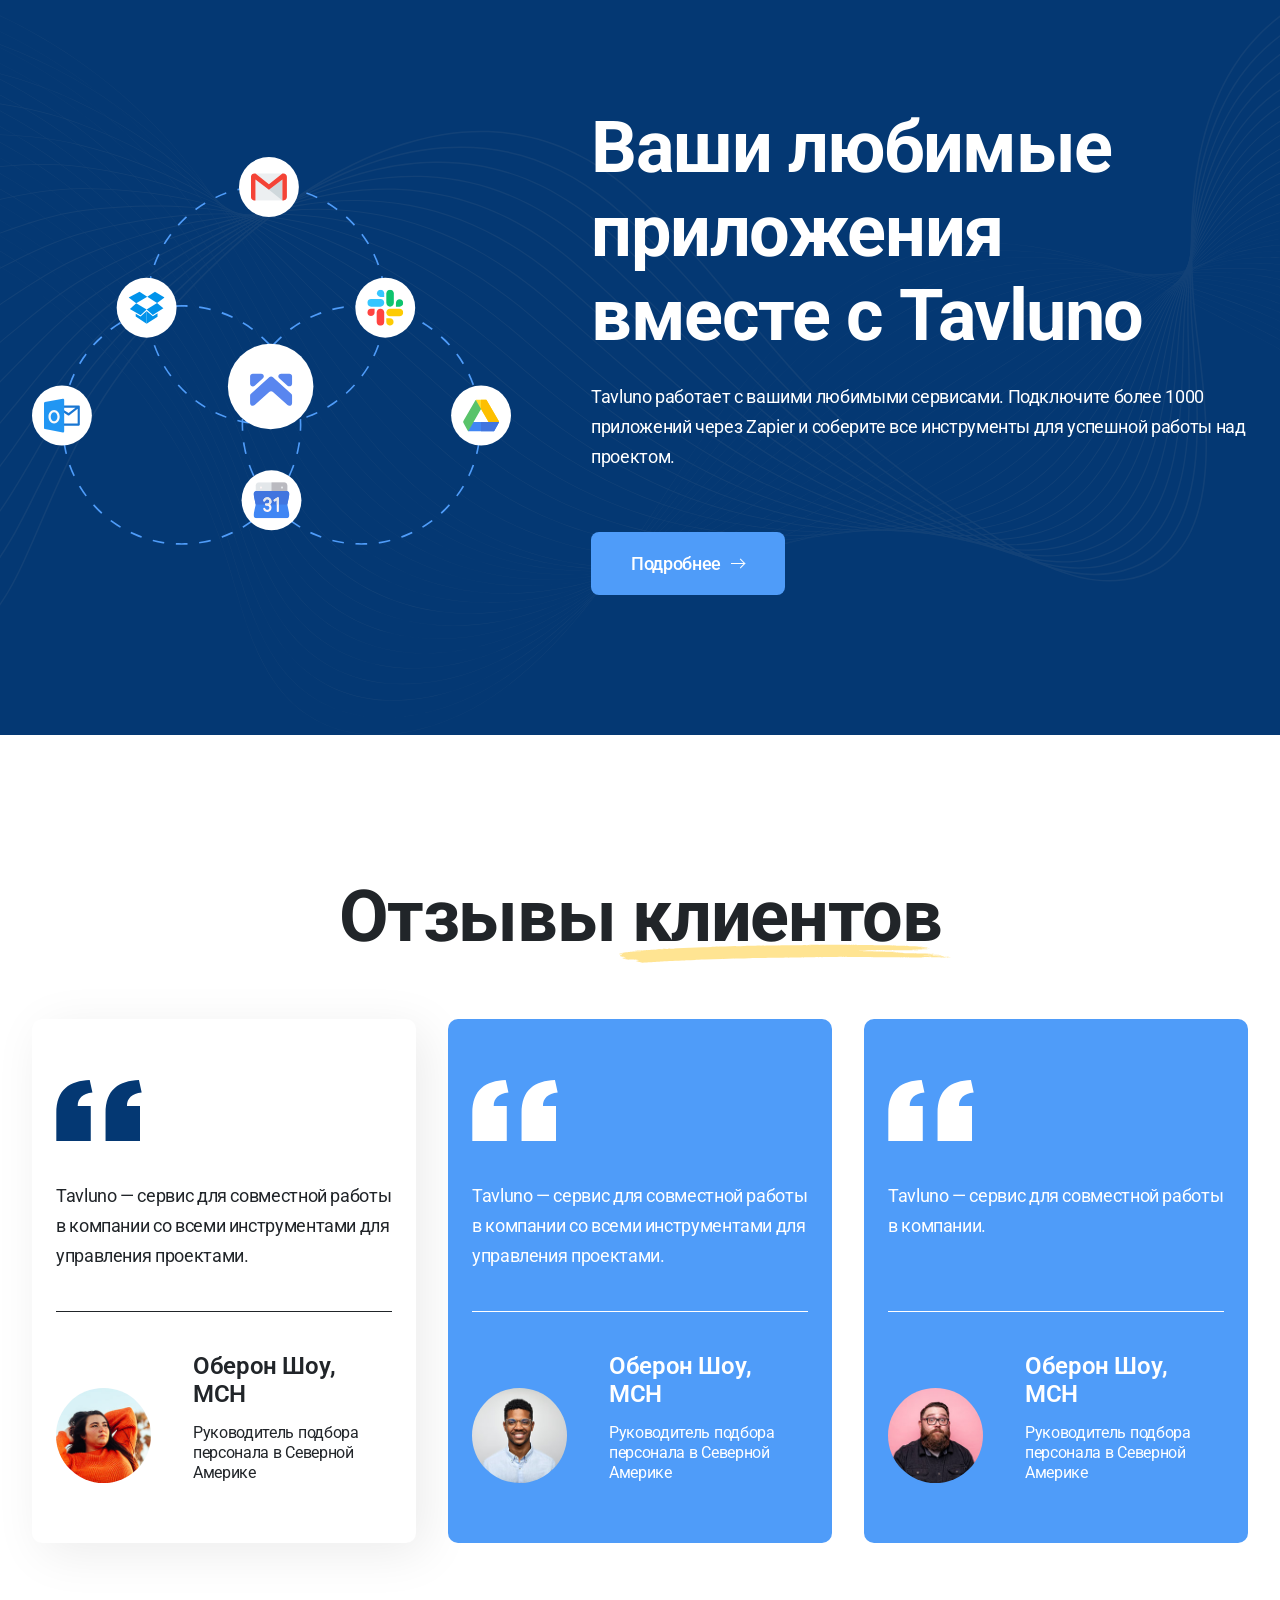
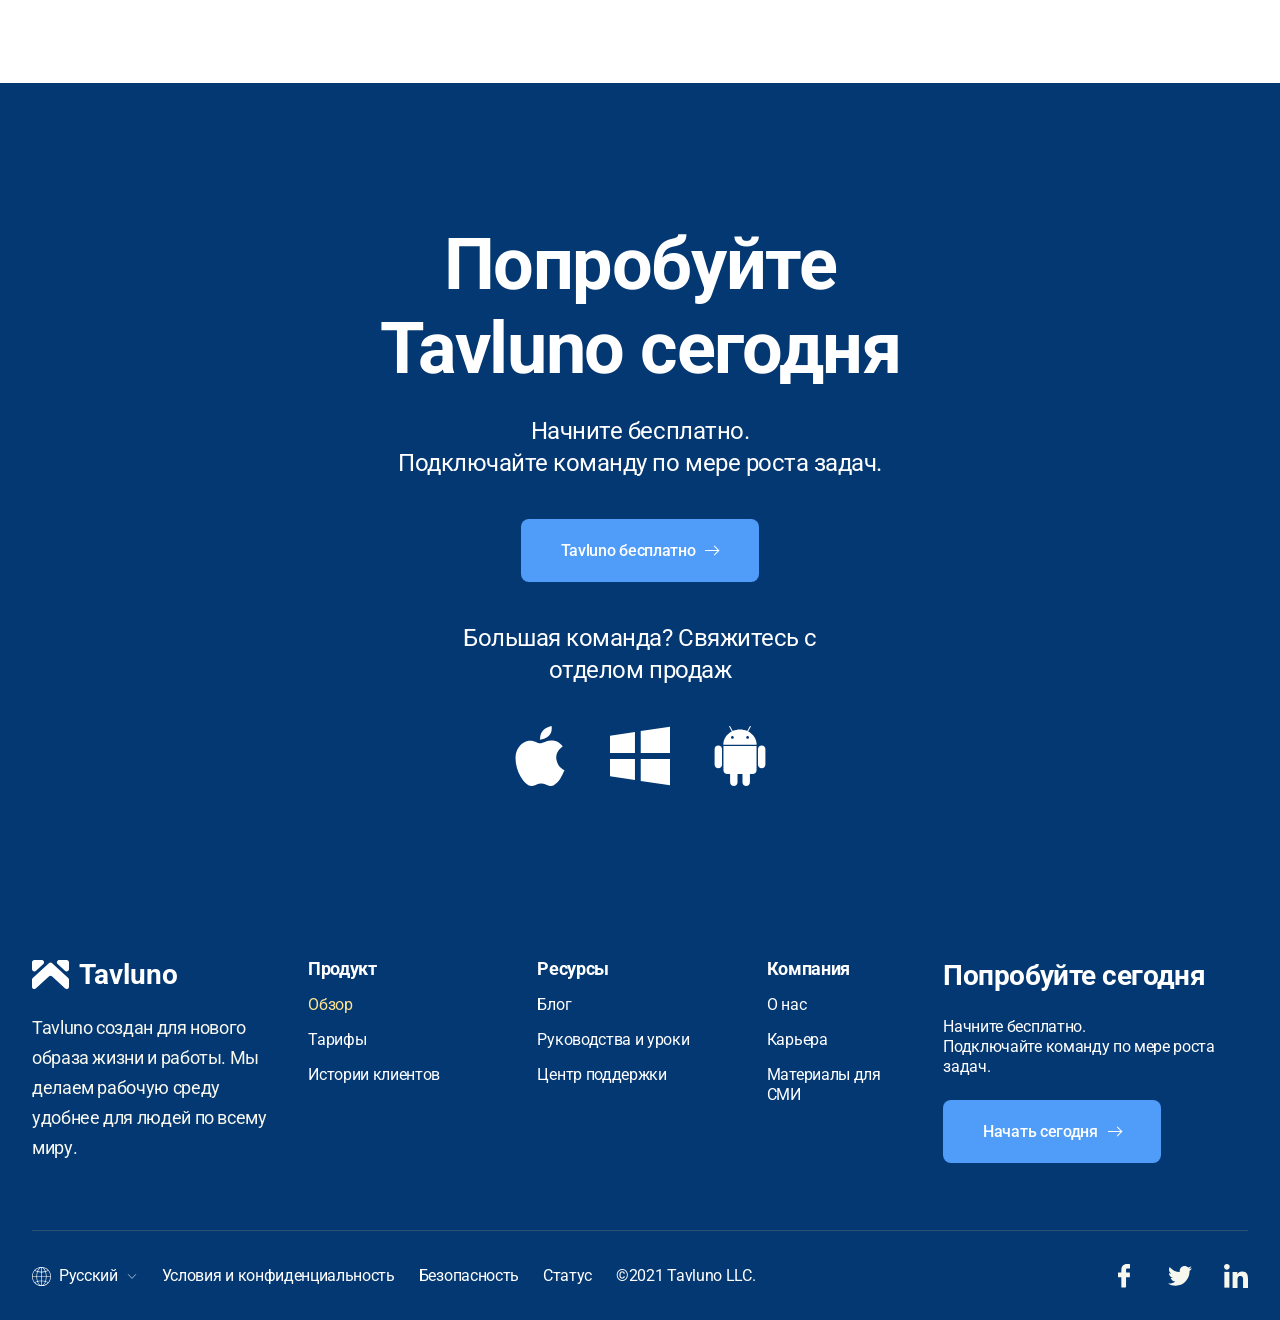
<file: zazulya/index.html>
<!doctype html>
<html lang="ru">
  <head>
    <meta charset="UTF-8" />
    <meta name="viewport" content="width=device-width, initial-scale=1" />
    <meta
      name="description"
      content="Tavluno — сервис для управления проектами. Работайте в команде, стройте планы и держите задачи под контролем."
    />
    <meta name="theme-color" content="#043873" />
    <title>Tavluno — успевайте больше</title>
    <link rel="icon" href="assets/images/logo-icon.svg" type="image/svg+xml" />
    <link rel="stylesheet" href="css/style.css" />
  </head>
  <body id="top">
    <a class="skip-link" href="#main">Перейти к содержимому</a>

    <!-- HEADER -->
    <header class="header">
      <div class="container header__inner">
        <a class="logo" href="#top" aria-label="Tavluno — на главную">
          <img
            class="logo__icon"
            src="assets/images/logo-icon.svg"
            alt=""
            width="37"
            height="29"
          />
          <span>Tavluno</span>
        </a>

        <!-- Десктоп: навигация + кнопки -->
        <div class="header__desktop">
          <nav class="navigation" aria-label="Основная навигация">
            <details class="navigation__item">
              <summary>Продукты</summary>
              <div class="navigation__dropdown">
                <a href="#projects">Управление проектами</a>
                <a href="#extension">Расширение для браузера</a>
                <a href="#customize">Настройка приложения</a>
              </div>
            </details>

            <details class="navigation__item">
              <summary>Решения</summary>
              <div class="navigation__dropdown">
                <a href="#teamwork">Совместная работа</a>
                <a href="#anywhere">Работа на любом устройстве</a>
                <a href="#data">Защита данных</a>
              </div>
            </details>

            <details class="navigation__item">
              <summary>Ресурсы</summary>
              <div class="navigation__dropdown">
                <a href="#integrations">Интеграции</a>
                <a href="#reviews">Отзывы клиентов</a>
                <a href="#partners">Наши партнёры</a>
              </div>
            </details>

            <details class="navigation__item">
              <summary>Тарифы</summary>
              <div class="navigation__dropdown">
                <a href="#plan-1">Бесплатный</a>
                <a href="#plan-2">Личный</a>
                <a href="#plan-3">Для компаний</a>
              </div>
            </details>
          </nav>

          <div class="header__actions">
            <a class="button button--yellow" href="#signup">Войти</a>
            <a class="button" href="#signup">
              Tavluno бесплатно
              <span class="button__arrow" aria-hidden="true"></span>
            </a>
          </div>
        </div>

        <!-- Мобильное меню без JS: <details> -->
        <details class="header__mobile">
          <summary class="header__burger" aria-label="Меню">
            <span></span><span></span><span></span>
          </summary>
          <div class="header__mobile-panel">
            <nav class="navigation" aria-label="Мобильная навигация">
              <details class="navigation__item">
                <summary>Продукты</summary>
                <div class="navigation__dropdown">
                  <a href="#projects">Управление проектами</a>
                  <a href="#extension">Расширение для браузера</a>
                  <a href="#customize">Настройка приложения</a>
                </div>
              </details>

              <details class="navigation__item">
                <summary>Решения</summary>
                <div class="navigation__dropdown">
                  <a href="#teamwork">Совместная работа</a>
                  <a href="#anywhere">Работа на любом устройстве</a>
                  <a href="#data">Защита данных</a>
                </div>
              </details>

              <details class="navigation__item">
                <summary>Ресурсы</summary>
                <div class="navigation__dropdown">
                  <a href="#integrations">Интеграции</a>
                  <a href="#reviews">Отзывы клиентов</a>
                  <a href="#partners">Наши партнёры</a>
                </div>
              </details>

              <details class="navigation__item">
                <summary>Тарифы</summary>
                <div class="navigation__dropdown">
                  <a href="#plan-1">Бесплатный</a>
                  <a href="#plan-2">Личный</a>
                  <a href="#plan-3">Для компаний</a>
                </div>
              </details>
            </nav>

            <div class="header__actions">
              <a class="button button--yellow" href="#signup">Войти</a>
              <a class="button" href="#signup">
                Tavluno бесплатно
                <span class="button__arrow" aria-hidden="true"></span>
              </a>
            </div>
          </div>
        </details>
      </div>
    </header>
    <!-- /HEADER -->

    <main id="main">
      <!-- HERO  -->
      <section class="hero" aria-labelledby="hero-title">
        <div class="container hero__inner">
          <div class="hero__copy">
            <h1 class="hero__title" id="hero-title">
              Успевайте больше с Tavluno
            </h1>
            <p class="hero__description">
              Сервис для управления проектами: работайте в команде, стройте
              планы, анализируйте результаты и решайте повседневные задачи
            </p>
            <a class="button" href="#signup">
              Tavluno бесплатно
              <span class="button__arrow" aria-hidden="true"></span>
            </a>
          </div>
          <img
            class="hero__image"
            src="assets/images/hero.png"
            alt="Команда работает над проектом за общим столом"
            width="824"
            height="549"
            fetchpriority="high"
          />
        </div>
      </section>
      <!-- /HERO -->

      <!-- WORK-MANAGEMENT -->
      <section class="work-management">
        <div class="container">
          <!-- PROJECTS -->
          <section
            class="feature feature--projects"
            id="projects"
            aria-labelledby="projects-title"
          >
            <div class="feature__inner">
              <div class="feature__copy">
                <h2 class="heading" id="projects-title">
                  Управление <span class="highlight">проектами</span>
                </h2>
                <p class="description">
                  Добавляйте изображения, видео, PDF и аудио. Создавайте формулы
                  и схемы прямо в приложении. Делайте снимки на телефоне и
                  сохраняйте их в заметках.
                </p>
                <a class="button" href="#signup">
                  Начать
                  <span class="button__arrow" aria-hidden="true"></span>
                </a>
              </div>
              <img
                class="feature__image"
                src="assets/images/project.png"
                alt="Работа с заметками и материалами проекта"
                width="748"
                height="547"
                loading="lazy"
                decoding="async"
              />
            </div>
          </section>
          <!-- /PROJECTS -->

          <!-- TEAMWORK -->
          <section
            class="feature feature--teamwork"
            id="teamwork"
            aria-labelledby="teamwork-title"
          >
            <div class="feature__inner">
              <img
                class="feature__image"
                src="assets/images/teamwork.svg"
                alt="Участники команды объединены вокруг Tavluno"
                loading="lazy"
                decoding="async"
              />
              <div class="feature__copy">
                <h2 class="heading" id="teamwork-title">
                  Работайте <span class="highlight">вместе</span>
                </h2>
                <p class="description">
                  В Tavluno делитесь заметками с коллегами и работайте над ними
                  вместе. Публикуйте заметки в интернете и отправляйте ссылки
                  другим людям.
                </p>
                <a class="button" href="#signup">
                  Попробовать
                  <span class="button__arrow" aria-hidden="true"></span>
                </a>
              </div>
            </div>
          </section>
          <!-- /TEAMWORK -->
        </div>
      </section>
      <!-- /WORK-MANAGEMENT -->

      <!-- EXTENSION -->
      <section
        class="feature feature--dark feature--extension"
        id="extension"
        aria-labelledby="extension-title"
      >
        <div class="container feature__inner">
          <div class="feature__copy">
            <h2 class="heading" id="extension-title">
              Используйте <span class="highlight">расширение</span>
            </h2>
            <p class="description">
              Сохраняйте веб-страницы и скриншоты в заметках с помощью
              расширения Web Clipper для Chrome и Firefox.
            </p>
            <a class="button" href="#signup">
              Начать
              <span class="button__arrow" aria-hidden="true"></span>
            </a>
          </div>
          <img
            class="feature__image"
            src="assets/images/extension.png"
            alt="Расширение для сохранения материалов из браузера"
            loading="lazy"
            decoding="async"
          />
        </div>
      </section>
      <!-- /EXTENSION -->

      <!-- CUSTOMIZE -->
      <section
        class="feature feature--customize"
        id="customize"
        aria-labelledby="customize-title"
      >
        <div class="container feature__inner">
          <div class="feature__copy">
            <h2 class="heading" id="customize-title">
              Настройте под&nbsp;<span class="highlight">себя</span>
            </h2>
            <p class="description">
              Настройте приложение с помощью плагинов, тем и редакторов текста с
              форматированием или Markdown. Создавайте свои скрипты и плагины
              через API расширений.
            </p>
            <a class="button" href="#signup">
              Начать
              <span class="button__arrow" aria-hidden="true"></span>
            </a>
          </div>
          <img
            class="feature__image"
            src="assets/images/customize.png"
            alt="Настройка рабочего пространства Tavluno"
            loading="lazy"
            decoding="async"
          />
        </div>
      </section>
      <!-- /CUSTOMIZE -->

      <!-- PRICING -->
      <section class="pricing" id="pricing" aria-labelledby="pricing-title">
        <div class="container">
          <div class="section-intro">
            <h2 class="heading" id="pricing-title">
              Выберите <span class="highlight">тариф</span>
            </h2>
            <p class="description">
              Наведите порядок в делах, организуйте личную жизнь или повысьте
              продуктивность на работе — в Tavluno найдётся подходящий тариф.
            </p>
          </div>

          <div class="pricing__track">
            <article
              class="price-card"
              id="plan-1"
              aria-labelledby="plan-1-name"
            >
              <h3 class="price-card__name" id="plan-1-name">Бесплатный</h3>
              <p class="price-card__price">0 ₽</p>
              <p class="price-card__description">
                Записывайте идеи и быстро находите их
              </p>
              <ul class="price-card__features">
                <li>Синхронизация без лимита устройств</li>
                <li>Загрузка до 10 ГБ в месяц</li>
                <li>Размер заметки — до 200 МБ</li>
                <li>Настройка главного экрана и дополнительные виджеты</li>
                <li>Подключение основного аккаунта Google Календаря</li>
                <li>Сроки, напоминания и уведомления для задач</li>
              </ul>
              <a class="button button--outline" href="#signup">Начать</a>
            </article>

            <article
              class="price-card price-card--featured"
              id="plan-2"
              aria-labelledby="plan-2-name"
            >
              <h3 class="price-card__name" id="plan-2-name">Личный</h3>
              <p class="price-card__price">1 020 ₽</p>
              <p class="price-card__description">
                Держите семейные дела под контролем
              </p>
              <ul class="price-card__features">
                <li>Синхронизация без лимита устройств</li>
                <li>Загрузка до 10 ГБ в месяц</li>
                <li>Размер заметки — до 200 МБ</li>
                <li>Настройка главного экрана и дополнительные виджеты</li>
                <li>Подключение основного аккаунта Google Календаря</li>
                <li>Сроки, напоминания и уведомления для задач</li>
              </ul>
              <a class="button" href="#signup">Начать</a>
            </article>

            <article
              class="price-card"
              id="plan-3"
              aria-labelledby="plan-3-name"
            >
              <h3 class="price-card__name" id="plan-3-name">Для компаний</h3>
              <p class="price-card__price">4 250 ₽</p>
              <p class="price-card__description">
                Записывайте идеи и быстро находите их
              </p>
              <ul class="price-card__features">
                <li>Синхронизация без лимита устройств</li>
                <li>Загрузка до 10 ГБ в месяц</li>
                <li>Размер заметки — до 200 МБ</li>
                <li>Настройка главного экрана и дополнительные виджеты</li>
                <li>Подключение основного аккаунта Google Календаря</li>
                <li>Сроки, напоминания и уведомления для задач</li>
              </ul>
              <a class="button button--outline" href="#signup">Начать</a>
            </article>
          </div>

          <div class="slider-controls" aria-hidden="true">
            <span class="slider-controls__dot"></span>
            <span class="slider-controls__dot" data-active="true"></span>
            <span class="slider-controls__dot"></span>
          </div>
        </div>
      </section>
      <!-- /PRICING -->

      <!-- ANYWHERE -->
      <section class="anywhere" id="anywhere" aria-labelledby="anywhere-title">
        <div class="container">
          <div class="anywhere__content">
            <h2 class="heading" id="anywhere-title">
              Работайте
              <span class="highlight highlight--blue">где угодно</span>
            </h2>
            <p class="description">
              Открывайте заметки на компьютере, телефоне и планшете:
              синхронизируйте их через Tavluno, Dropbox, OneDrive и другие
              сервисы. Приложение доступно для Windows, macOS, Linux, Android и
              iOS. Есть и версия для терминала!
            </p>
            <a class="button" href="#signup">
              Попробуйте Tavluno
              <span class="button__arrow" aria-hidden="true"></span>
            </a>
          </div>
        </div>
      </section>
      <!-- /ANYWHERE -->

      <!-- DATA -->
      <section
        class="feature feature--data"
        id="data"
        aria-labelledby="data-title"
      >
        <div class="container feature__inner">
          <div class="feature__copy">
            <h2 class="heading" id="data-title">
              Все данные — <span class="highlight">ваши</span>
            </h2>
            <p class="description">
              Открытый исходный код и открытый формат заметок обеспечивают
              постоянный доступ к вашим данным. Сквозное шифрование (E2EE)
              защищает заметки: прочитать их можете только вы.
            </p>
            <a class="button" href="#signup">
              Подробнее
              <span class="button__arrow" aria-hidden="true"></span>
            </a>
          </div>
          <img
            class="feature__image"
            src="assets/images/data-security.svg"
            alt="Схема защищённого хранения и синхронизации данных"
            loading="lazy"
            decoding="async"
          />
        </div>
      </section>
      <!-- /DATA -->

      <!-- PARTNERS -->
      <section class="partners" id="partners" aria-labelledby="partners-title">
        <div class="container">
          <h2 class="heading" id="partners-title">
            Наши <span class="highlight">партнёры</span>
          </h2>
          <ul class="partners__list">
            <li>
              <img
                class="partners__logo partners__logo--apple"
                src="assets/images/apple.svg"
                alt="Apple"
                loading="lazy"
                decoding="async"
              />
            </li>
            <li>
              <img
                class="partners__logo partners__logo--microsoft"
                src="assets/images/microsoft.svg"
                alt="Microsoft"
                loading="lazy"
                decoding="async"
              />
            </li>
            <li>
              <img
                class="partners__logo partners__logo--slack"
                src="assets/images/slack.svg"
                alt="Slack"
                loading="lazy"
                decoding="async"
              />
            </li>
            <li>
              <img
                class="partners__logo partners__logo--google"
                src="assets/images/google.svg"
                alt="Google"
                loading="lazy"
                decoding="async"
              />
            </li>
          </ul>
        </div>
      </section>
      <!-- /PARTNERS -->

      <!-- INTEGRATIONS -->
      <section
        class="feature feature--dark feature--integrations"
        id="integrations"
        aria-labelledby="integrations-title"
      >
        <div class="container feature__inner">
          <div class="feature__copy">
            <h2 class="heading" id="integrations-title">
              Ваши любимые приложения вместе с Tavluno
            </h2>
            <p class="description">
              Tavluno работает с вашими любимыми сервисами. Подключите более
              1000 приложений через Zapier и соберите все инструменты для
              успешной работы над проектом.
            </p>
            <a class="button" href="#signup">
              Подробнее
              <span class="button__arrow" aria-hidden="true"></span>
            </a>
          </div>
          <img
            class="feature__image"
            src="assets/images/integrations.svg"
            alt="Интеграции с Gmail, Slack, Google Drive, календарём, Outlook и Dropbox"
            loading="lazy"
            decoding="async"
          />
        </div>
      </section>
      <!-- /INTEGRATIONS -->

      <!-- TESTIMONIALS -->
      <section
        class="testimonials"
        id="reviews"
        aria-labelledby="reviews-title"
      >
        <div class="container">
          <h2 class="heading" id="reviews-title">
            Отзывы <span class="highlight">клиентов</span>
          </h2>

          <div class="testimonials__track">
            <article class="review review--light" aria-label="Отзыв 1">
              <div class="review__quote" aria-hidden="true"></div>
              <blockquote class="review__text">
                Tavluno — сервис для совместной работы в компании со всеми
                инструментами для управления проектами.
              </blockquote>
              <div class="review__author">
                <img
                  class="review__avatar"
                  src="assets/images/avatar-1.png"
                  alt=""
                  loading="lazy"
                  decoding="async"
                />
                <div>
                  <h3 class="review__name">Оберон Шоу, MCH</h3>
                  <p class="review__role">
                    Руководитель подбора персонала в Северной Америке
                  </p>
                </div>
              </div>
            </article>

            <article class="review" aria-label="Отзыв 2">
              <div class="review__quote" aria-hidden="true"></div>
              <blockquote class="review__text">
                Tavluno — сервис для совместной работы в компании со всеми
                инструментами для управления проектами.
              </blockquote>
              <div class="review__author">
                <img
                  class="review__avatar"
                  src="assets/images/avatar-2.png"
                  alt=""
                  loading="lazy"
                  decoding="async"
                />
                <div>
                  <h3 class="review__name">Оберон Шоу, MCH</h3>
                  <p class="review__role">
                    Руководитель подбора персонала в Северной Америке
                  </p>
                </div>
              </div>
            </article>

            <article class="review" aria-label="Отзыв 3">
              <div class="review__quote" aria-hidden="true"></div>
              <blockquote class="review__text">
                Tavluno — сервис для совместной работы в компании.
              </blockquote>
              <div class="review__author">
                <img
                  class="review__avatar"
                  src="assets/images/avatar-3.png"
                  alt=""
                  loading="lazy"
                  decoding="async"
                />
                <div>
                  <h3 class="review__name">Оберон Шоу, MCH</h3>
                  <p class="review__role">
                    Руководитель подбора персонала в Северной Америке
                  </p>
                </div>
              </div>
            </article>
          </div>

          <div class="slider-controls" aria-hidden="true">
            <span class="slider-controls__dot"></span>
            <span class="slider-controls__dot" data-active="true"></span>
            <span class="slider-controls__dot"></span>
          </div>
        </div>
      </section>
      <!-- /TESTIMONIALS -->

      <!-- TRIAL -->
      <section class="trial" id="start" aria-labelledby="trial-title">
        <div class="container">
          <div class="trial__content">
            <h2 class="trial__title" id="trial-title">
              Попробуйте Tavluno сегодня
            </h2>
            <p class="trial__description">
              Начните бесплатно.<br />
              Подключайте команду по мере роста задач.
            </p>
            <a class="button" href="#signup">
              Tavluno бесплатно
              <span class="button__arrow" aria-hidden="true"></span>
            </a>
            <a class="trial__contact" href="#signup">
              Большая команда? Свяжитесь с отделом продаж
            </a>
            <ul class="trial__platforms">
              <li>
                <img
                  src="assets/images/platform-apple.svg"
                  alt="macOS"
                  loading="lazy"
                  decoding="async"
                />
              </li>
              <li>
                <img
                  src="assets/images/platform-windows.svg"
                  alt="Windows"
                  loading="lazy"
                  decoding="async"
                />
              </li>
              <li>
                <img
                  src="assets/images/platform-android.svg"
                  alt="Android"
                  loading="lazy"
                  decoding="async"
                />
              </li>
            </ul>
          </div>
        </div>
      </section>
      <!-- /TRIAL -->
    </main>

    <!-- FOOTER -->
    <footer class="footer">
      <div class="container">
        <div class="footer__grid">
          <div class="footer__about">
            <a class="logo" href="#top" aria-label="Tavluno — на главную">
              <img
                class="logo__icon"
                src="assets/images/logo-icon.svg"
                alt=""
                width="37"
                height="29"
              />
              <span>Tavluno</span>
            </a>
            <p>
              Tavluno создан для нового образа жизни и работы. Мы делаем рабочую
              среду удобнее для людей по всему миру.
            </p>
          </div>

          <div class="footer__column">
            <h2>Продукт</h2>
            <a href="#projects" aria-current="page">Обзор</a>
            <a href="#pricing">Тарифы</a>
            <a href="#reviews">Истории клиентов</a>
          </div>

          <div class="footer__column">
            <h2>Ресурсы</h2>
            <a href="#signup">Блог</a>
            <a href="#signup">Руководства и уроки</a>
            <a href="#signup">Центр поддержки</a>
          </div>

          <div class="footer__column">
            <h2>Компания</h2>
            <a href="#signup">О нас</a>
            <a href="#signup">Карьера</a>
            <a href="#signup">Материалы для СМИ</a>
          </div>

          <div class="footer__cta">
            <h2>Попробуйте сегодня</h2>
            <p>
              Начните бесплатно.<br />
              Подключайте команду по мере роста задач.
            </p>
            <a class="button" href="#signup">
              Начать сегодня
              <span class="button__arrow" aria-hidden="true"></span>
            </a>
          </div>
        </div>

        <div class="footer__bottom">
          <span class="footer__language">
            <img
              src="assets/images/icon-language.svg"
              alt=""
              width="19"
              height="19"
            />
            Русский
            <img
              src="assets/images/arrow-white-language-footer.svg"
              alt=""
              width="12"
              height="6"
            />
          </span>
          <a href="#signup">Условия и конфиденциальность</a>
          <a href="#data">Безопасность</a>
          <a href="#signup">Статус</a>
          <span class="footer__copyright">©2021 Tavluno LLC.</span>
          <div class="footer__socials" aria-label="Социальные сети">
            <a href="#signup" aria-label="Facebook">
              <img
                src="assets/images/footer-facebook.svg"
                alt=""
                width="24"
                height="24"
              />
            </a>
            <a href="#signup" aria-label="Twitter">
              <img
                src="assets/images/footer-twitter.svg"
                alt=""
                width="24"
                height="24"
              />
            </a>
            <a href="#signup" aria-label="LinkedIn">
              <img
                src="assets/images/footer-linkedin.svg"
                alt=""
                width="24"
                height="24"
              />
            </a>
          </div>
        </div>
      </div>
    </footer>
    <!-- /FOOTER -->
  </body>
</html>
</file>
<file: tkach/style.css>
@import url("fonts.css");
@import url("buttons.css");
@import url("container.css");
@import url("section.css");
@import url("media-block.css");
@import url("header.css");
@import url("hero.css");
@import url("features.css");
@import url("extensions.css");
@import url("pricing.css");
@import url("work-anywhere.css");

* {
  box-sizing: border-box;
}

body {
  margin: 0;
  font-family: Roboto, Arial, sans-serif;
}

button {
  font: inherit;
  cursor: pointer;
}
</file>
<file: zazulya/css/style.css>
@import url("./normalize.css");

@import url("./base/fonts.css");
@import url("./base/variables.css");
@import url("./base/reset.css");
@import url("./base/typography.css");
@import url("./base/utilities.css");

@import url("./layout/section.css");
@import url("./layout/header.css");
@import url("./layout/footer.css");

@import url("./components/logo.css");
@import url("./components/button.css");
@import url("./components/heading.css");
@import url("./components/highlight.css");
@import url("./components/hero.css");
@import url("./components/navigation.css");
@import url("./components/work-management.css");
@import url("./components/feature.css");
@import url("./components/anywhere.css");
@import url("./components/price-card.css");
@import url("./components/review.css");
@import url("./components/partners.css");
@import url("./components/trial.css");
</file>
